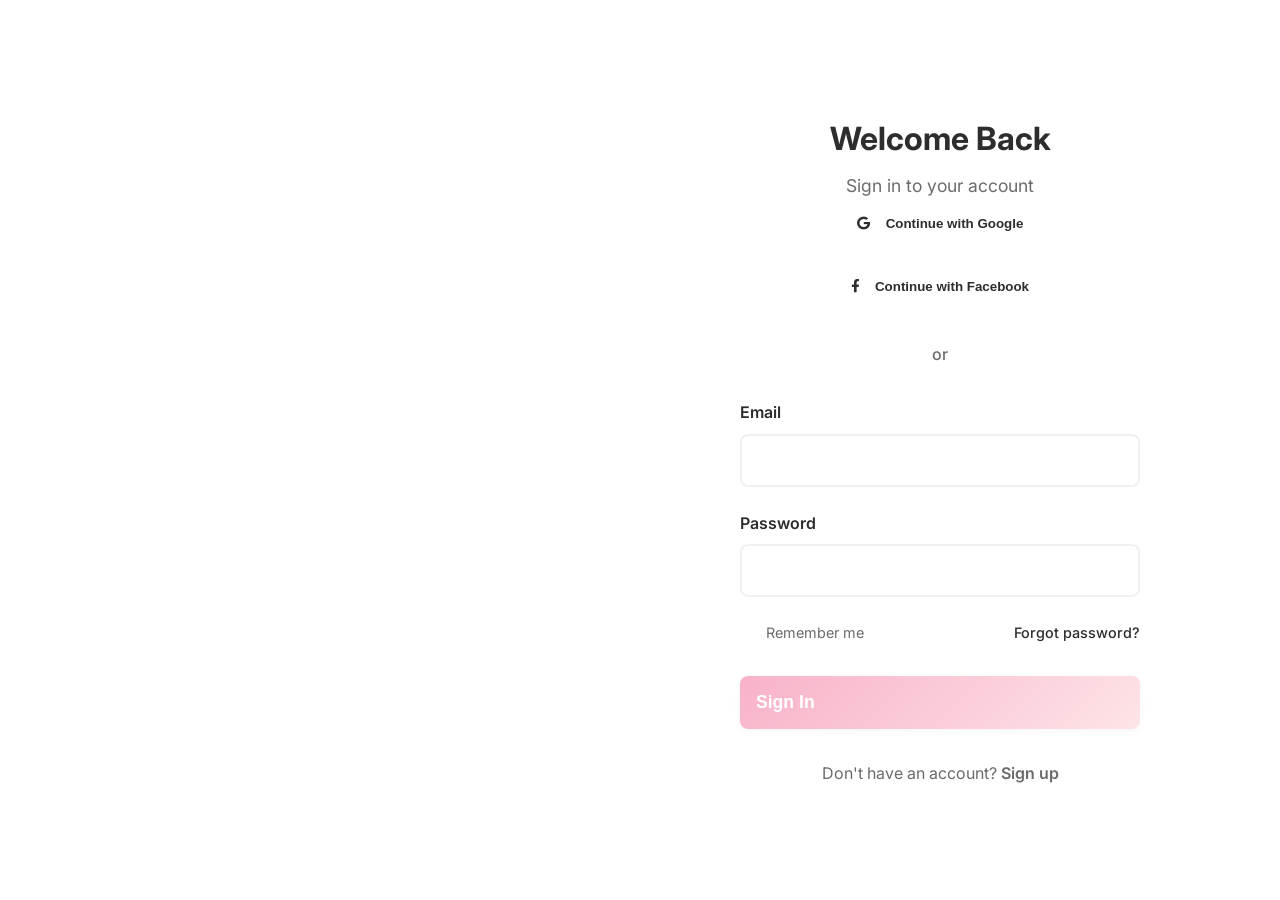
<file: auth.html>
<!DOCTYPE html>
<html lang="en">
<head>
    <meta charset="UTF-8">
    <meta name="viewport" content="width=device-width, initial-scale=1.0">
    <title>Sign In - Aesthetic</title>
    <link href="https://fonts.googleapis.com/css2?family=Inter:wght@300;400;500;600;700&family=Lora:wght@400;500;600&display=swap" rel="stylesheet">
    <link rel="stylesheet" href="styles.css">
    <link rel="stylesheet" href="https://cdnjs.cloudflare.com/ajax/libs/font-awesome/6.0.0/css/all.min.css">
</head>
<body class="auth-body">
    <div class="auth-container">
        <div class="auth-left">
            <div class="auth-branding">
                <div class="logo-large">
                    <i class="fas fa-heart"></i>
                    <span>Aesthetic</span>
                </div>
                <h1>Discover Beautiful Moments</h1>
                <p>Join our community of creative souls sharing inspiration and aesthetic vibes from around the world.</p>
                <div class="auth-features">
                    <div class="feature-item">
                        <i class="fas fa-images"></i>
                        <span>Discover millions of beautiful images</span>
                    </div>
                    <div class="feature-item">
                        <i class="fas fa-bookmark"></i>
                        <span>Save your favorite pins to collections</span>
                    </div>
                    <div class="feature-item">
                        <i class="fas fa-users"></i>
                        <span>Connect with creative people</span>
                    </div>
                    <div class="feature-item">
                        <i class="fas fa-share-alt"></i>
                        <span>Share your own inspiration</span>
                    </div>
                </div>
            </div>
        </div>

        <div class="auth-right">
            <div class="auth-forms">
                <!-- Sign In Form -->
                <div class="auth-form active" id="signin-form">
                    <div class="form-header">
                        <h2>Welcome Back</h2>
                        <p>Sign in to your account</p>
                    </div>

                    <div class="social-auth">
                        <button class="social-btn google-btn" onclick="signInWithGoogle()">
                            <i class="fab fa-google"></i>
                            Continue with Google
                        </button>
                        <button class="social-btn facebook-btn" onclick="signInWithFacebook()">
                            <i class="fab fa-facebook-f"></i>
                            Continue with Facebook
                        </button>
                    </div>

                    <div class="divider">
                        <span>or</span>
                    </div>

                    <form id="signin-form-element">
                        <div class="form-group">
                            <label for="signin-email">Email</label>
                            <input type="email" id="signin-email" name="email" class="form-input" required>
                        </div>
                        <div class="form-group">
                            <label for="signin-password">Password</label>
                            <input type="password" id="signin-password" name="password" class="form-input" required>
                        </div>
                        <div class="form-options">
                            <label class="remember-me">
                                <input type="checkbox" name="remember">
                                <span class="checkmark"></span>
                                Remember me
                            </label>
                            <a href="#" class="forgot-password" onclick="showForgotPassword()">Forgot password?</a>
                        </div>
                        <button type="submit" class="btn btn-primary btn-full">Sign In</button>
                    </form>

                    <div class="form-footer">
                        <p>Don't have an account? <a href="#" onclick="showSignUp()">Sign up</a></p>
                    </div>
                </div>

                <!-- Sign Up Form -->
                <div class="auth-form" id="signup-form">
                    <div class="form-header">
                        <h2>Create Account</h2>
                        <p>Join the Aesthetic community</p>
                    </div>

                    <div class="social-auth">
                        <button class="social-btn google-btn" onclick="signUpWithGoogle()">
                            <i class="fab fa-google"></i>
                            Continue with Google
                        </button>
                        <button class="social-btn facebook-btn" onclick="signUpWithFacebook()">
                            <i class="fab fa-facebook-f"></i>
                            Continue with Facebook
                        </button>
                    </div>

                    <div class="divider">
                        <span>or</span>
                    </div>

                    <form id="signup-form-element">
                        <div class="form-group">
                            <label for="signup-name">Full Name</label>
                            <input type="text" id="signup-name" name="name" class="form-input" required>
                        </div>
                        <div class="form-group">
                            <label for="signup-email">Email</label>
                            <input type="email" id="signup-email" name="email" class="form-input" required>
                        </div>
                        <div class="form-group">
                            <label for="signup-password">Password</label>
                            <input type="password" id="signup-password" name="password" class="form-input" required>
                            <small class="form-help">Must be at least 8 characters</small>
                        </div>
                        <div class="form-group">
                            <label for="signup-confirm-password">Confirm Password</label>
                            <input type="password" id="signup-confirm-password" name="confirmPassword" class="form-input" required>
                        </div>
                        <div class="form-group">
                            <label class="terms-checkbox">
                                <input type="checkbox" name="terms" required>
                                <span class="checkmark"></span>
                                I agree to the <a href="#" class="terms-link">Terms of Service</a> and <a href="#" class="terms-link">Privacy Policy</a>
                            </label>
                        </div>
                        <button type="submit" class="btn btn-primary btn-full">Create Account</button>
                    </form>

                    <div class="form-footer">
                        <p>Already have an account? <a href="#" onclick="showSignIn()">Sign in</a></p>
                    </div>
                </div>

                <!-- Forgot Password Form -->
                <div class="auth-form" id="forgot-form">
                    <div class="form-header">
                        <h2>Reset Password</h2>
                        <p>Enter your email to reset your password</p>
                    </div>

                    <form id="forgot-form-element">
                        <div class="form-group">
                            <label for="forgot-email">Email</label>
                            <input type="email" id="forgot-email" name="email" class="form-input" required>
                        </div>
                        <button type="submit" class="btn btn-primary btn-full">Send Reset Link</button>
                    </form>

                    <div class="form-footer">
                        <p><a href="#" onclick="showSignIn()">Back to Sign In</a></p>
                    </div>
                </div>

                <!-- Success Message -->
                <div class="auth-form" id="success-form">
                    <div class="success-message">
                        <i class="fas fa-check-circle"></i>
                        <h2>Check Your Email</h2>
                        <p>We've sent a password reset link to your email address.</p>
                        <button class="btn btn-primary" onclick="showSignIn()">Back to Sign In</button>
                    </div>
                </div>
            </div>
        </div>
    </div>

    <script src="script.js"></script>
    <script>
        // Auth page specific JavaScript
        document.addEventListener('DOMContentLoaded', function() {
            initializeAuthPage();
        });

        function initializeAuthPage() {
            // Initialize event listeners
            initializeAuthListeners();
            
            // Initialize theme based on system preference
            initializeAuthTheme();
            
            // Check if user is already logged in
            checkAuthState();
        }

        function initializeAuthListeners() {
            // Form submissions
            document.getElementById('signin-form-element').addEventListener('submit', handleSignIn);
            document.getElementById('signup-form-element').addEventListener('submit', handleSignUp);
            document.getElementById('forgot-form-element').addEventListener('submit', handleForgotPassword);
            
            // Password validation
            document.getElementById('signup-password').addEventListener('input', validatePassword);
            document.getElementById('signup-confirm-password').addEventListener('input', validatePasswordMatch);
        }

        function initializeAuthTheme() {
            const savedTheme = localStorage.getItem('theme');
            const systemTheme = window.matchMedia('(prefers-color-scheme: dark)').matches ? 'dark' : 'light';
            const theme = savedTheme || systemTheme;
            document.documentElement.setAttribute('data-theme', theme);
        }

        function checkAuthState() {
            const isLoggedIn = localStorage.getItem('isLoggedIn');
            if (isLoggedIn === 'true') {
                window.location.href = 'index.html';
            }
        }

        function showSignIn() {
            hideAllForms();
            document.getElementById('signin-form').classList.add('active');
            document.title = 'Sign In - Aesthetic';
        }

        function showSignUp() {
            hideAllForms();
            document.getElementById('signup-form').classList.add('active');
            document.title = 'Sign Up - Aesthetic';
        }

        function showForgotPassword() {
            hideAllForms();
            document.getElementById('forgot-form').classList.add('active');
            document.title = 'Reset Password - Aesthetic';
        }

        function showSuccess() {
            hideAllForms();
            document.getElementById('success-form').classList.add('active');
            document.title = 'Check Your Email - Aesthetic';
        }

        function hideAllForms() {
            document.querySelectorAll('.auth-form').forEach(form => {
                form.classList.remove('active');
            });
        }

        function handleSignIn(event) {
            event.preventDefault();
            const formData = new FormData(event.target);
            const email = formData.get('email');
            const password = formData.get('password');
            const remember = formData.get('remember');
            
            // Simple validation
            if (!email || !password) {
                showNotification('Please fill in all fields', 'error');
                return;
            }
            
            // Simulate authentication
            setTimeout(() => {
                // Save user session
                localStorage.setItem('isLoggedIn', 'true');
                localStorage.setItem('userEmail', email);
                
                if (remember) {
                    localStorage.setItem('rememberMe', 'true');
                }
                
                // Initialize user data
                const userData = {
                    name: email.split('@')[0],
                    email: email,
                    bio: 'Creative soul sharing beautiful moments and inspiration ✨',
                    joinDate: new Date().toISOString(),
                    pinsCount: 0,
                    followersCount: 0,
                    followingCount: 0
                };
                localStorage.setItem('userData', JSON.stringify(userData));
                
                showNotification('Welcome back!', 'success');
                
                // Redirect to home page
                setTimeout(() => {
                    window.location.href = 'index.html';
                }, 1000);
            }, 1000);
        }

        function handleSignUp(event) {
            event.preventDefault();
            const formData = new FormData(event.target);
            const name = formData.get('name');
            const email = formData.get('email');
            const password = formData.get('password');
            const confirmPassword = formData.get('confirmPassword');
            const terms = formData.get('terms');
            
            // Validation
            if (!name || !email || !password || !confirmPassword) {
                showNotification('Please fill in all fields', 'error');
                return;
            }
            
            if (password !== confirmPassword) {
                showNotification('Passwords do not match', 'error');
                return;
            }
            
            if (password.length < 8) {
                showNotification('Password must be at least 8 characters', 'error');
                return;
            }
            
            if (!terms) {
                showNotification('Please accept the terms and privacy policy', 'error');
                return;
            }
            
            // Simulate registration
            setTimeout(() => {
                // Save user session
                localStorage.setItem('isLoggedIn', 'true');
                localStorage.setItem('userEmail', email);
                
                // Initialize user data
                const userData = {
                    name: name,
                    email: email,
                    bio: 'Creative soul sharing beautiful moments and inspiration ✨',
                    joinDate: new Date().toISOString(),
                    pinsCount: 0,
                    followersCount: 0,
                    followingCount: 0
                };
                localStorage.setItem('userData', JSON.stringify(userData));
                
                showNotification('Account created successfully!', 'success');
                
                // Redirect to home page
                setTimeout(() => {
                    window.location.href = 'index.html';
                }, 1000);
            }, 1000);
        }

        function handleForgotPassword(event) {
            event.preventDefault();
            const formData = new FormData(event.target);
            const email = formData.get('email');
            
            if (!email) {
                showNotification('Please enter your email address', 'error');
                return;
            }
            
            // Simulate sending reset email
            setTimeout(() => {
                showSuccess();
                showNotification('Reset link sent to your email', 'success');
            }, 1000);
        }

        function validatePassword() {
            const password = document.getElementById('signup-password').value;
            const passwordField = document.getElementById('signup-password');
            
            if (password.length < 8) {
                passwordField.classList.add('error');
            } else {
                passwordField.classList.remove('error');
            }
        }

        function validatePasswordMatch() {
            const password = document.getElementById('signup-password').value;
            const confirmPassword = document.getElementById('signup-confirm-password').value;
            const confirmField = document.getElementById('signup-confirm-password');
            
            if (password !== confirmPassword) {
                confirmField.classList.add('error');
            } else {
                confirmField.classList.remove('error');
            }
        }

        function signInWithGoogle() {
            showNotification('Google Sign In is not implemented in this demo', 'info');
        }

        function signInWithFacebook() {
            showNotification('Facebook Sign In is not implemented in this demo', 'info');
        }

        function signUpWithGoogle() {
            showNotification('Google Sign Up is not implemented in this demo', 'info');
        }

        function signUpWithFacebook() {
            showNotification('Facebook Sign Up is not implemented in this demo', 'info');
        }

        // Show notification function
        function showNotification(message, type = 'info') {
            // Create notification element
            const notification = document.createElement('div');
            notification.className = `auth-notification ${type}`;
            notification.style.cssText = `
                position: fixed;
                top: 20px;
                right: 20px;
                background: ${type === 'error' ? '#f44336' : type === 'success' ? '#4caf50' : '#FFB7C5'};
                color: white;
                padding: 1rem 1.5rem;
                border-radius: 0.75rem;
                box-shadow: 0 10px 15px rgba(0, 0, 0, 0.1);
                z-index: 10000;
                transform: translateX(100%);
                transition: transform 0.3s ease;
                max-width: 300px;
                font-weight: 500;
            `;
            
            notification.textContent = message;
            document.body.appendChild(notification);
            
            // Animate in
            setTimeout(() => {
                notification.style.transform = 'translateX(0)';
            }, 100);
            
            // Remove after 3 seconds
            setTimeout(() => {
                notification.style.transform = 'translateX(100%)';
                setTimeout(() => {
                    if (document.body.contains(notification)) {
                        document.body.removeChild(notification);
                    }
                }, 300);
            }, 3000);
        }
    </script>

    <style>
        /* Auth page specific styles */
        .auth-body {
            margin: 0;
            padding: 0;
            background: linear-gradient(135deg, var(--primary-pink), var(--accent-rose));
            min-height: 100vh;
            display: flex;
            align-items: center;
            justify-content: center;
        }

        .auth-container {
            display: grid;
            grid-template-columns: 1fr 1fr;
            max-width: 1200px;
            width: 100%;
            min-height: 80vh;
            background: var(--white);
            border-radius: var(--radius-2xl);
            box-shadow: var(--shadow-xl);
            overflow: hidden;
            margin: var(--spacing-lg);
        }

        .auth-left {
            background: linear-gradient(135deg, var(--primary-pink), var(--accent-rose));
            color: white;
            padding: var(--spacing-2xl);
            display: flex;
            flex-direction: column;
            justify-content: center;
            position: relative;
        }

        .auth-left::before {
            content: '';
            position: absolute;
            top: 0;
            left: 0;
            right: 0;
            bottom: 0;
            background: url('data:image/svg+xml,<svg xmlns="http://www.w3.org/2000/svg" viewBox="0 0 100 100"><defs><pattern id="grain" width="100" height="100" patternUnits="userSpaceOnUse"><circle cx="25" cy="25" r="1" fill="white" opacity="0.1"/><circle cx="75" cy="75" r="1" fill="white" opacity="0.1"/><circle cx="50" cy="10" r="1" fill="white" opacity="0.1"/><circle cx="10" cy="50" r="1" fill="white" opacity="0.1"/><circle cx="90" cy="30" r="1" fill="white" opacity="0.1"/></pattern></defs><rect width="100" height="100" fill="url(%23grain)"/></svg>');
            opacity: 0.3;
        }

        .auth-branding {
            position: relative;
            z-index: 1;
        }

        .logo-large {
            display: flex;
            align-items: center;
            gap: var(--spacing-md);
            font-size: 2rem;
            font-weight: 700;
            margin-bottom: var(--spacing-xl);
        }

        .logo-large i {
            font-size: 2.5rem;
        }

        .auth-left h1 {
            font-size: 2.5rem;
            font-weight: 700;
            margin-bottom: var(--spacing-lg);
            line-height: 1.2;
        }

        .auth-left p {
            font-size: 1.2rem;
            margin-bottom: var(--spacing-2xl);
            opacity: 0.9;
            line-height: 1.6;
        }

        .auth-features {
            display: flex;
            flex-direction: column;
            gap: var(--spacing-lg);
        }

        .feature-item {
            display: flex;
            align-items: center;
            gap: var(--spacing-md);
            font-size: 1.1rem;
            font-weight: 500;
        }

        .feature-item i {
            font-size: 1.3rem;
            opacity: 0.8;
        }

        .auth-right {
            padding: var(--spacing-2xl);
            display: flex;
            align-items: center;
            justify-content: center;
        }

        .auth-forms {
            width: 100%;
            max-width: 400px;
        }

        .auth-form {
            display: none;
        }

        .auth-form.active {
            display: block;
            animation: fadeIn 0.5s ease-out;
        }

        .form-header {
            text-align: center;
            margin-bottom: var(--spacing-2xl);
        }

        .form-header h2 {
            font-size: 2rem;
            font-weight: 700;
            color: var(--text-primary);
            margin-bottom: var(--spacing-sm);
        }

        .form-header p {
            color: var(--text-secondary);
            font-size: 1.1rem;
        }

        .social-auth {
            display: flex;
            flex-direction: column;
            gap: var(--spacing-md);
            margin-bottom: var(--spacing-xl);
        }

        .social-btn {
            display: flex;
            align-items: center;
            justify-content: center;
            gap: var(--spacing-md);
            padding: var(--spacing-md);
            border: 2px solid var(--gray);
            border-radius: var(--radius-lg);
            background: var(--white);
            color: var(--text-primary);
            font-weight: 600;
            cursor: pointer;
            transition: var(--transition-fast);
        }

        .social-btn:hover {
            background: var(--light-gray);
        }

        .google-btn {
            border-color: #db4437;
        }

        .google-btn:hover {
            background: #db4437;
            color: white;
        }

        .facebook-btn {
            border-color: #4267B2;
        }

        .facebook-btn:hover {
            background: #4267B2;
            color: white;
        }

        .divider {
            position: relative;
            text-align: center;
            margin: var(--spacing-xl) 0;
        }

        .divider::before {
            content: '';
            position: absolute;
            top: 50%;
            left: 0;
            right: 0;
            height: 1px;
            background: var(--gray);
        }

        .divider span {
            background: var(--white);
            padding: 0 var(--spacing-lg);
            color: var(--text-secondary);
            font-weight: 500;
        }

        .form-group {
            margin-bottom: var(--spacing-lg);
        }

        .form-group label {
            display: block;
            margin-bottom: var(--spacing-sm);
            font-weight: 600;
            color: var(--text-primary);
        }

        .form-input {
            width: 100%;
            padding: var(--spacing-md);
            border: 2px solid var(--gray);
            border-radius: var(--radius-md);
            font-size: 1rem;
            transition: var(--transition-fast);
        }

        .form-input:focus {
            outline: none;
            border-color: var(--primary-pink);
            box-shadow: 0 0 0 3px rgba(255, 183, 197, 0.1);
        }

        .form-input.error {
            border-color: #f44336;
        }

        .form-help {
            display: block;
            margin-top: var(--spacing-sm);
            font-size: 0.9rem;
            color: var(--text-light);
        }

        .form-options {
            display: flex;
            justify-content: space-between;
            align-items: center;
            margin-bottom: var(--spacing-xl);
        }

        .remember-me {
            display: flex;
            align-items: center;
            gap: var(--spacing-sm);
            font-size: 0.9rem;
            color: var(--text-secondary);
            cursor: pointer;
        }

        .remember-me input[type="checkbox"] {
            display: none;
        }

        .checkmark {
            width: 18px;
            height: 18px;
            border: 2px solid var(--gray);
            border-radius: var(--radius-sm);
            display: flex;
            align-items: center;
            justify-content: center;
            transition: var(--transition-fast);
        }

        .remember-me input[type="checkbox"]:checked + .checkmark {
            background: var(--primary-pink);
            border-color: var(--primary-pink);
        }

        .remember-me input[type="checkbox"]:checked + .checkmark::after {
            content: '✓';
            color: white;
            font-size: 0.8rem;
            font-weight: bold;
        }

        .forgot-password {
            color: var(--primary-pink);
            text-decoration: none;
            font-size: 0.9rem;
            font-weight: 500;
            transition: var(--transition-fast);
        }

        .forgot-password:hover {
            text-decoration: underline;
        }

        .btn-full {
            width: 100%;
            padding: var(--spacing-md);
            font-size: 1.1rem;
            font-weight: 600;
        }

        .form-footer {
            text-align: center;
            margin-top: var(--spacing-xl);
        }

        .form-footer p {
            color: var(--text-secondary);
            margin: 0;
        }

        .form-footer a {
            color: var(--primary-pink);
            text-decoration: none;
            font-weight: 600;
            transition: var(--transition-fast);
        }

        .form-footer a:hover {
            text-decoration: underline;
        }

        .terms-checkbox {
            display: flex;
            align-items: flex-start;
            gap: var(--spacing-sm);
            font-size: 0.9rem;
            color: var(--text-secondary);
            cursor: pointer;
            line-height: 1.5;
        }

        .terms-checkbox input[type="checkbox"] {
            display: none;
        }

        .terms-checkbox .checkmark {
            margin-top: 2px;
            flex-shrink: 0;
        }

        .terms-link {
            color: var(--primary-pink);
            text-decoration: none;
            font-weight: 500;
        }

        .terms-link:hover {
            text-decoration: underline;
        }

        .success-message {
            text-align: center;
            padding: var(--spacing-2xl);
        }

        .success-message i {
            font-size: 4rem;
            color: #4caf50;
            margin-bottom: var(--spacing-lg);
        }

        .success-message h2 {
            font-size: 2rem;
            font-weight: 700;
            color: var(--text-primary);
            margin-bottom: var(--spacing-md);
        }

        .success-message p {
            color: var(--text-secondary);
            font-size: 1.1rem;
            margin-bottom: var(--spacing-2xl);
        }

        @keyframes fadeIn {
            from {
                opacity: 0;
                transform: translateY(20px);
            }
            to {
                opacity: 1;
                transform: translateY(0);
            }
        }

        @media (max-width: 768px) {
            .auth-container {
                grid-template-columns: 1fr;
                margin: var(--spacing-md);
                min-height: 90vh;
            }

            .auth-left {
                padding: var(--spacing-xl);
                text-align: center;
            }

            .auth-left h1 {
                font-size: 2rem;
            }

            .auth-left p {
                font-size: 1rem;
            }

            .feature-item {
                justify-content: center;
            }

            .auth-right {
                padding: var(--spacing-xl);
            }

            .form-options {
                flex-direction: column;
                gap: var(--spacing-md);
                align-items: flex-start;
            }

            .social-auth {
                gap: var(--spacing-sm);
            }

            .social-btn {
                padding: var(--spacing-sm);
                font-size: 0.9rem;
            }
        }

        @media (max-width: 480px) {
            .auth-container {
                margin: var(--spacing-sm);
            }

            .auth-left {
                padding: var(--spacing-lg);
            }

            .auth-right {
                padding: var(--spacing-lg);
            }

            .logo-large {
                font-size: 1.5rem;
            }

            .logo-large i {
                font-size: 2rem;
            }

            .auth-left h1 {
                font-size: 1.8rem;
            }

            .form-header h2 {
                font-size: 1.5rem;
            }
        }
    </style>
</body>
</html>
</file>
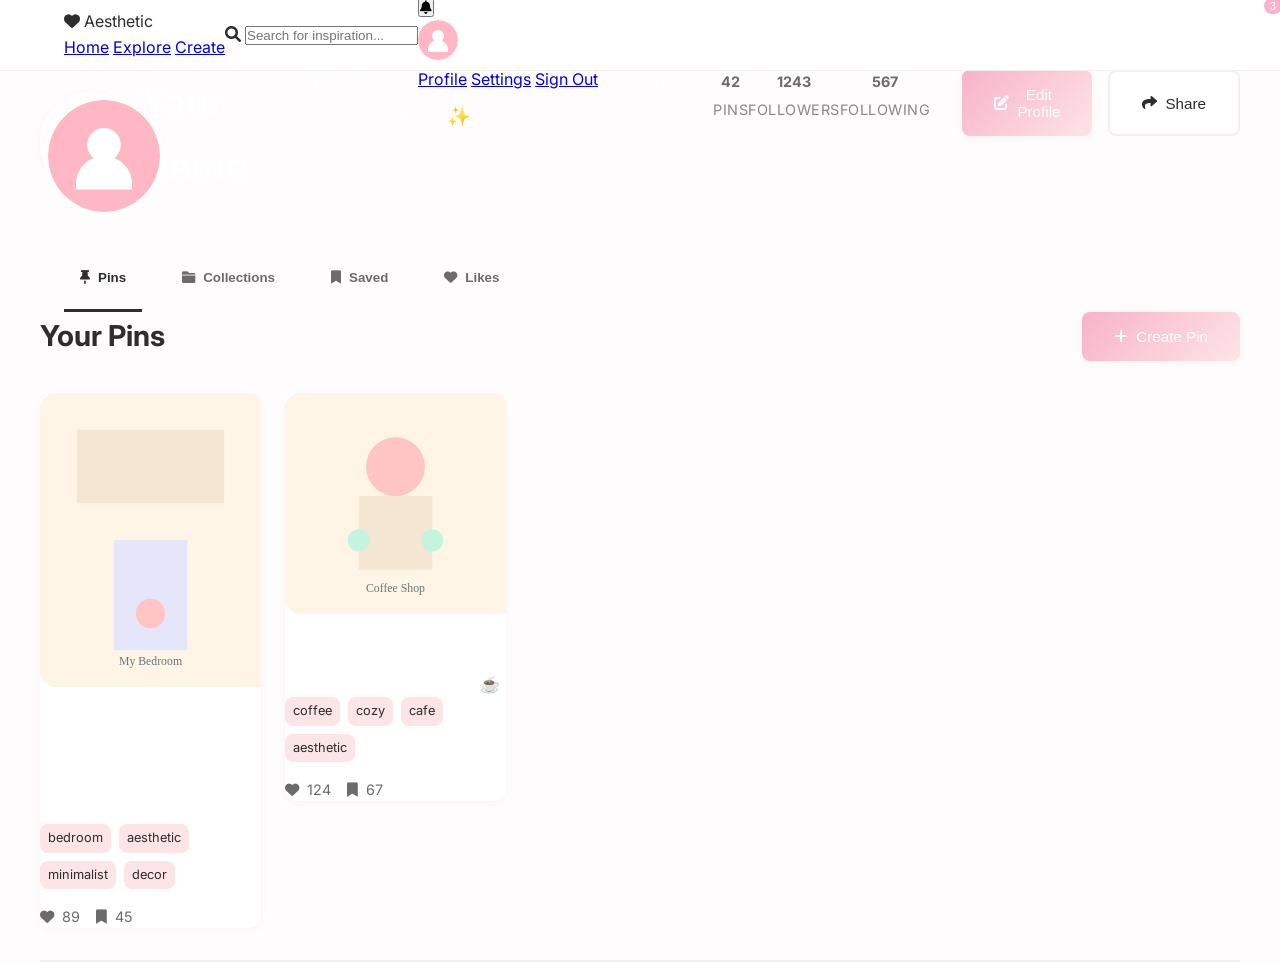
<file: profile.html>
<!DOCTYPE html>
<html lang="en">
<head>
    <meta charset="UTF-8">
    <meta name="viewport" content="width=device-width, initial-scale=1.0">
    <title>Profile - Aesthetic</title>
    <link href="https://fonts.googleapis.com/css2?family=Inter:wght@300;400;500;600;700&family=Lora:wght@400;500;600&display=swap" rel="stylesheet">
    <link rel="stylesheet" href="styles.css">
    <link rel="stylesheet" href="https://cdnjs.cloudflare.com/ajax/libs/font-awesome/6.0.0/css/all.min.css">
</head>
<body>
    <!-- Navigation -->
    <nav class="navbar">
        <div class="nav-container">
            <div class="nav-left">
                <div class="logo">
                    <i class="fas fa-heart"></i>
                    <span>Aesthetic</span>
                </div>
                <div class="nav-links">
                    <a href="index.html" class="nav-link">Home</a>
                    <a href="search.html" class="nav-link">Explore</a>
                    <a href="upload.html" class="nav-link">Create</a>
                </div>
            </div>
            <div class="nav-center">
                <div class="search-container">
                    <i class="fas fa-search"></i>
                    <input type="text" placeholder="Search for inspiration..." class="search-input">
                </div>
            </div>
            <div class="nav-right">
                <button class="theme-toggle" onclick="toggleTheme()">
                    <i class="fas fa-moon"></i>
                </button>
                <button class="notification-btn">
                    <i class="fas fa-bell"></i>
                    <span class="notification-count">3</span>
                </button>
                <div class="profile-menu">
                    <img src="[data-uri]" alt="Profile" class="profile-avatar">
                    <div class="dropdown-menu">
                        <a href="profile.html">Profile</a>
                        <a href="settings.html">Settings</a>
                        <a href="auth.html">Sign Out</a>
                    </div>
                </div>
            </div>
        </div>
    </nav>

    <!-- Profile Content -->
    <main class="profile-content">
        <!-- Profile Header -->
        <div class="profile-header">
            <div class="profile-header-container">
                <div class="profile-avatar-large">
                    <img src="[data-uri]" alt="Profile Avatar" id="profile-avatar">
                    <button class="edit-avatar-btn">
                        <i class="fas fa-camera"></i>
                    </button>
                </div>
                
                <div class="profile-info">
                    <h1 id="profile-name">Your Name</h1>
                    <p id="profile-bio">Creative soul sharing beautiful moments and inspiration ✨</p>
                    <div class="profile-stats">
                        <div class="stat">
                            <span class="stat-number" id="pins-count">42</span>
                            <span class="stat-label">Pins</span>
                        </div>
                        <div class="stat">
                            <span class="stat-number" id="followers-count">1,243</span>
                            <span class="stat-label">Followers</span>
                        </div>
                        <div class="stat">
                            <span class="stat-number" id="following-count">567</span>
                            <span class="stat-label">Following</span>
                        </div>
                    </div>
                    <div class="profile-actions">
                        <button class="btn btn-primary" onclick="openEditProfileModal()">
                            <i class="fas fa-edit"></i>
                            Edit Profile
                        </button>
                        <button class="btn btn-secondary" onclick="shareProfile()">
                            <i class="fas fa-share"></i>
                            Share
                        </button>
                    </div>
                </div>
            </div>
        </div>

        <!-- Profile Navigation -->
        <div class="profile-nav">
            <div class="profile-nav-container">
                <button class="profile-nav-btn active" data-tab="pins">
                    <i class="fas fa-thumbtack"></i>
                    Pins
                </button>
                <button class="profile-nav-btn" data-tab="collections">
                    <i class="fas fa-folder"></i>
                    Collections
                </button>
                <button class="profile-nav-btn" data-tab="saved">
                    <i class="fas fa-bookmark"></i>
                    Saved
                </button>
                <button class="profile-nav-btn" data-tab="likes">
                    <i class="fas fa-heart"></i>
                    Likes
                </button>
            </div>
        </div>

        <!-- Profile Content Tabs -->
        <div class="profile-tabs">
            <!-- Pins Tab -->
            <div class="profile-tab-content active" id="pins-tab">
                <div class="tab-header">
                    <h2>Your Pins</h2>
                    <button class="btn btn-primary" onclick="window.location.href='upload.html'">
                        <i class="fas fa-plus"></i>
                        Create Pin
                    </button>
                </div>
                <div class="masonry-container" id="user-pins">
                    <!-- User pins will be loaded here -->
                </div>
            </div>

            <!-- Collections Tab -->
            <div class="profile-tab-content" id="collections-tab">
                <div class="tab-header">
                    <h2>Your Collections</h2>
                    <button class="btn btn-primary" onclick="openCreateCollectionModal()">
                        <i class="fas fa-plus"></i>
                        New Collection
                    </button>
                </div>
                <div class="collections-grid" id="user-collections">
                    <!-- User collections will be loaded here -->
                </div>
            </div>

            <!-- Saved Tab -->
            <div class="profile-tab-content" id="saved-tab">
                <div class="tab-header">
                    <h2>Saved Pins</h2>
                    <span class="tab-subtitle">Pins you've saved for later</span>
                </div>
                <div class="masonry-container" id="saved-pins">
                    <!-- Saved pins will be loaded here -->
                </div>
            </div>

            <!-- Likes Tab -->
            <div class="profile-tab-content" id="likes-tab">
                <div class="tab-header">
                    <h2>Liked Pins</h2>
                    <span class="tab-subtitle">Pins you've liked</span>
                </div>
                <div class="masonry-container" id="liked-pins">
                    <!-- Liked pins will be loaded here -->
                </div>
            </div>
        </div>
    </main>

    <!-- Edit Profile Modal -->
    <div class="modal" id="edit-profile-modal">
        <div class="modal-content">
            <span class="close-btn" onclick="closeEditProfileModal()">&times;</span>
            <div class="modal-header">
                <h3>Edit Profile</h3>
            </div>
            <div class="modal-body">
                <form id="edit-profile-form">
                    <div class="form-group">
                        <label for="edit-name">Name</label>
                        <input type="text" id="edit-name" name="name" class="form-input" value="Your Name">
                    </div>
                    <div class="form-group">
                        <label for="edit-bio">Bio</label>
                        <textarea id="edit-bio" name="bio" class="form-textarea" rows="4">Creative soul sharing beautiful moments and inspiration ✨</textarea>
                    </div>
                    <div class="form-group">
                        <label for="edit-website">Website</label>
                        <input type="url" id="edit-website" name="website" class="form-input" placeholder="https://yourwebsite.com">
                    </div>
                    <div class="form-group">
                        <label for="edit-location">Location</label>
                        <input type="text" id="edit-location" name="location" class="form-input" placeholder="Your location">
                    </div>
                    <div class="form-actions">
                        <button type="button" class="btn btn-secondary" onclick="closeEditProfileModal()">Cancel</button>
                        <button type="submit" class="btn btn-primary">Save Changes</button>
                    </div>
                </form>
            </div>
        </div>
    </div>

    <!-- Create Collection Modal -->
    <div class="modal" id="create-collection-modal">
        <div class="modal-content">
            <span class="close-btn" onclick="closeCreateCollectionModal()">&times;</span>
            <div class="modal-header">
                <h3>Create New Collection</h3>
            </div>
            <div class="modal-body">
                <form id="create-collection-form">
                    <div class="form-group">
                        <label for="collection-name">Collection Name</label>
                        <input type="text" id="collection-name" name="name" class="form-input" placeholder="Enter collection name" required>
                    </div>
                    <div class="form-group">
                        <label for="collection-description">Description</label>
                        <textarea id="collection-description" name="description" class="form-textarea" rows="3" placeholder="Describe your collection..."></textarea>
                    </div>
                    <div class="form-group">
                        <label class="checkbox-label">
                            <input type="checkbox" id="collection-private" name="private">
                            <span class="checkmark"></span>
                            Keep this collection private
                        </label>
                    </div>
                    <div class="form-actions">
                        <button type="button" class="btn btn-secondary" onclick="closeCreateCollectionModal()">Cancel</button>
                        <button type="submit" class="btn btn-primary">Create Collection</button>
                    </div>
                </form>
            </div>
        </div>
    </div>

    <script src="script.js"></script>
    <script>
        // Profile page specific JavaScript
        document.addEventListener('DOMContentLoaded', function() {
            initializeProfilePage();
        });

        function initializeProfilePage() {
            // Load user profile data
            loadUserProfile();
            
            // Initialize tab navigation
            initializeProfileTabs();
            
            // Load initial content
            loadUserPins();
            
            // Initialize event listeners
            initializeProfileListeners();
        }

        function initializeProfileListeners() {
            // Profile tabs
            document.querySelectorAll('.profile-nav-btn').forEach(btn => {
                btn.addEventListener('click', function() {
                    const tabName = this.dataset.tab;
                    switchProfileTab(tabName);
                });
            });

            // Edit profile form
            document.getElementById('edit-profile-form').addEventListener('submit', function(e) {
                e.preventDefault();
                saveProfileChanges();
            });

            // Create collection form
            document.getElementById('create-collection-form').addEventListener('submit', function(e) {
                e.preventDefault();
                createNewCollection();
            });
        }

        function loadUserProfile() {
            // Load user data from localStorage or API
            const userData = JSON.parse(localStorage.getItem('userData')) || {
                name: 'Your Name',
                bio: 'Creative soul sharing beautiful moments and inspiration ✨',
                website: '',
                location: '',
                pinsCount: 42,
                followersCount: 1243,
                followingCount: 567
            };

            document.getElementById('profile-name').textContent = userData.name;
            document.getElementById('profile-bio').textContent = userData.bio;
            document.getElementById('pins-count').textContent = userData.pinsCount;
            document.getElementById('followers-count').textContent = userData.followersCount;
            document.getElementById('following-count').textContent = userData.followingCount;

            // Update form values
            document.getElementById('edit-name').value = userData.name;
            document.getElementById('edit-bio').value = userData.bio;
            document.getElementById('edit-website').value = userData.website || '';
            document.getElementById('edit-location').value = userData.location || '';
        }

        function initializeProfileTabs() {
            // Set initial active tab
            switchProfileTab('pins');
        }

        function switchProfileTab(tabName) {
            // Update navigation buttons
            document.querySelectorAll('.profile-nav-btn').forEach(btn => {
                btn.classList.remove('active');
            });
            document.querySelector(`[data-tab="${tabName}"]`).classList.add('active');

            // Update content tabs
            document.querySelectorAll('.profile-tab-content').forEach(tab => {
                tab.classList.remove('active');
            });
            document.getElementById(`${tabName}-tab`).classList.add('active');

            // Load tab content
            switch(tabName) {
                case 'pins':
                    loadUserPins();
                    break;
                case 'collections':
                    loadUserCollections();
                    break;
                case 'saved':
                    loadSavedPins();
                    break;
                case 'likes':
                    loadLikedPins();
                    break;
            }
        }

        function loadUserPins() {
            const container = document.getElementById('user-pins');
            container.innerHTML = '';

            // Get user pins (simulate with sample data)
            const userPins = generateUserPins();
            
            userPins.forEach(pin => {
                const pinElement = createPinElement(pin);
                container.appendChild(pinElement);
            });
        }

        function loadUserCollections() {
            const container = document.getElementById('user-collections');
            container.innerHTML = '';

            // Get user collections
            const collections = generateUserCollections();
            
            collections.forEach(collection => {
                const collectionElement = createCollectionElement(collection);
                container.appendChild(collectionElement);
            });
        }

        function loadSavedPins() {
            const container = document.getElementById('saved-pins');
            container.innerHTML = '';

            const savedPins = JSON.parse(localStorage.getItem('savedPins')) || [];
            const allPins = window.AestheticApp ? window.AestheticApp.pins() : [];
            
            const savedPinData = allPins.filter(pin => savedPins.includes(pin.id));
            
            if (savedPinData.length === 0) {
                container.innerHTML = `
                    <div class="empty-state">
                        <i class="fas fa-bookmark"></i>
                        <h3>No saved pins yet</h3>
                        <p>Save pins you love to find them easily later</p>
                        <button class="btn btn-primary" onclick="window.location.href='index.html'">
                            Explore Pins
                        </button>
                    </div>
                `;
                return;
            }

            savedPinData.forEach(pin => {
                const pinElement = createPinElement(pin);
                container.appendChild(pinElement);
            });
        }

        function loadLikedPins() {
            const container = document.getElementById('liked-pins');
            container.innerHTML = '';

            // Simulate liked pins
            const likedPins = generateLikedPins();
            
            likedPins.forEach(pin => {
                const pinElement = createPinElement(pin);
                container.appendChild(pinElement);
            });
        }

        function generateUserPins() {
            // Generate sample user pins
            return [
                {
                    id: 101,
                    title: "My Aesthetic Bedroom Setup",
                    description: "Finally finished decorating my bedroom with this minimalist aesthetic!",
                    image: "[data-uri]",
                    tags: ['bedroom', 'aesthetic', 'minimalist', 'decor'],
                    category: 'aesthetic',
                    user: {
                        id: 'user123',
                        name: 'You',
                        avatar: '[data-uri]',
                        followers: 1243
                    },
                    likes: 89,
                    saves: 45,
                    sourceUrl: 'https://example.com/my-bedroom'
                },
                {
                    id: 102,
                    title: "Coffee Shop Vibes",
                    description: "Found this cozy corner at my favorite local coffee shop ☕",
                    image: "[data-uri]",
                    tags: ['coffee', 'cozy', 'cafe', 'aesthetic'],
                    category: 'aesthetic',
                    user: {
                        id: 'user123',
                        name: 'You',
                        avatar: '[data-uri]',
                        followers: 1243
                    },
                    likes: 124,
                    saves: 67,
                    sourceUrl: 'https://example.com/coffee-shop'
                }
            ];
        }

        function generateUserCollections() {
            return [
                {
                    id: 1,
                    name: "Dream Home",
                    description: "Interior design inspiration for my future home",
                    pinCount: 23,
                    isPrivate: false,
                    coverImage: "[data-uri]",
                    createdAt: new Date().toISOString()
                },
                {
                    id: 2,
                    name: "Fashion Inspo",
                    description: "Style ideas and outfit inspirations",
                    pinCount: 15,
                    isPrivate: false,
                    coverImage: "[data-uri]",
                    createdAt: new Date().toISOString()
                },
                {
                    id: 3,
                    name: "Travel Bucket List",
                    description: "Places I want to visit someday",
                    pinCount: 31,
                    isPrivate: true,
                    coverImage: "[data-uri]",
                    createdAt: new Date().toISOString()
                }
            ];
        }

        function generateLikedPins() {
            // Return some sample liked pins
            const allPins = window.AestheticApp ? window.AestheticApp.pins() : [];
            return allPins.slice(0, 3);
        }

        function createCollectionElement(collection) {
            const collectionCard = document.createElement('div');
            collectionCard.className = 'collection-card';
            
            collectionCard.innerHTML = `
                <div class="collection-cover">
                    <img src="${collection.coverImage}" alt="${collection.name}">
                    ${collection.isPrivate ? '<i class="fas fa-lock collection-private"></i>' : ''}
                </div>
                <div class="collection-info">
                    <h3>${collection.name}</h3>
                    <p>${collection.description}</p>
                    <span class="collection-count">${collection.pinCount} pins</span>
                </div>
                <div class="collection-actions">
                    <button class="btn btn-sm btn-secondary" onclick="editCollection(${collection.id})">
                        <i class="fas fa-edit"></i>
                    </button>
                    <button class="btn btn-sm btn-secondary" onclick="deleteCollection(${collection.id})">
                        <i class="fas fa-trash"></i>
                    </button>
                </div>
            `;
            
            return collectionCard;
        }

        // Create pin element function (reused from main script)
        function createPinElement(pin) {
            const pinCard = document.createElement('div');
            pinCard.className = 'pin-card fade-in';
            pinCard.setAttribute('data-pin-id', pin.id);
            pinCard.setAttribute('data-category', pin.category);
            
            const savedPins = JSON.parse(localStorage.getItem('savedPins')) || [];
            const isSaved = savedPins.includes(pin.id);
            const saveButtonClass = isSaved ? 'saved' : '';
            
            pinCard.innerHTML = `
                <div class="pin-image-container">
                    <img src="${pin.image}" alt="${pin.title}" class="pin-image">
                    <div class="pin-overlay">
                        <div class="pin-actions">
                            <button class="pin-action save-btn ${saveButtonClass}" onclick="toggleSavePin(${pin.id})">
                                <i class="fas fa-bookmark"></i>
                            </button>
                            <button class="pin-action" onclick="sharePin(${pin.id})">
                                <i class="fas fa-share"></i>
                            </button>
                            <button class="pin-action" onclick="deletePin(${pin.id})">
                                <i class="fas fa-trash"></i>
                            </button>
                        </div>
                    </div>
                </div>
                <div class="pin-info">
                    <h3 class="pin-title">${pin.title}</h3>
                    <p class="pin-description">${pin.description}</p>
                    <div class="pin-tags">
                        ${pin.tags.map(tag => `<span class="pin-tag">${tag}</span>`).join('')}
                    </div>
                    <div class="pin-stats">
                        <span><i class="fas fa-heart"></i> ${pin.likes}</span>
                        <span><i class="fas fa-bookmark"></i> ${pin.saves}</span>
                    </div>
                </div>
            `;
            
            return pinCard;
        }

        // Modal functions
        function openEditProfileModal() {
            document.getElementById('edit-profile-modal').style.display = 'block';
        }

        function closeEditProfileModal() {
            document.getElementById('edit-profile-modal').style.display = 'none';
        }

        function openCreateCollectionModal() {
            document.getElementById('create-collection-modal').style.display = 'block';
        }

        function closeCreateCollectionModal() {
            document.getElementById('create-collection-modal').style.display = 'none';
        }

        function saveProfileChanges() {
            const formData = new FormData(document.getElementById('edit-profile-form'));
            const userData = {
                name: formData.get('name'),
                bio: formData.get('bio'),
                website: formData.get('website'),
                location: formData.get('location'),
                pinsCount: parseInt(document.getElementById('pins-count').textContent),
                followersCount: parseInt(document.getElementById('followers-count').textContent),
                followingCount: parseInt(document.getElementById('following-count').textContent)
            };

            // Save to localStorage
            localStorage.setItem('userData', JSON.stringify(userData));
            
            // Update UI
            document.getElementById('profile-name').textContent = userData.name;
            document.getElementById('profile-bio').textContent = userData.bio;
            
            closeEditProfileModal();
            showNotification('Profile updated successfully!', 'success');
        }

        function createNewCollection() {
            const formData = new FormData(document.getElementById('create-collection-form'));
            const collectionData = {
                id: Date.now(),
                name: formData.get('name'),
                description: formData.get('description'),
                isPrivate: formData.get('private') === 'on',
                pinCount: 0,
                coverImage: "[data-uri]",
                createdAt: new Date().toISOString()
            };

            // Save collection (in real app, this would be an API call)
            const collections = JSON.parse(localStorage.getItem('userCollections')) || [];
            collections.push(collectionData);
            localStorage.setItem('userCollections', JSON.stringify(collections));
            
            // Refresh collections tab
            loadUserCollections();
            
            closeCreateCollectionModal();
            showNotification('Collection created successfully!', 'success');
        }

        function shareProfile() {
            const shareUrl = `${window.location.origin}/profile.html`;
            
            if (navigator.share) {
                navigator.share({
                    title: 'Check out my profile on Aesthetic',
                    url: shareUrl
                });
            } else {
                navigator.clipboard.writeText(shareUrl);
                showNotification('Profile link copied to clipboard!', 'success');
            }
        }

        function deletePin(pinId) {
            if (confirm('Are you sure you want to delete this pin?')) {
                // Remove pin from UI
                const pinElement = document.querySelector(`[data-pin-id="${pinId}"]`);
                if (pinElement) {
                    pinElement.remove();
                }
                showNotification('Pin deleted successfully', 'success');
            }
        }

        function editCollection(collectionId) {
            showNotification('Collection editing feature coming soon!', 'info');
        }

        function deleteCollection(collectionId) {
            if (confirm('Are you sure you want to delete this collection?')) {
                showNotification('Collection deleted successfully', 'success');
                loadUserCollections();
            }
        }

        // Show notification function
        function showNotification(message, type = 'info') {
            if (window.AestheticApp && window.AestheticApp.showNotification) {
                window.AestheticApp.showNotification(message, type);
            } else {
                alert(message);
            }
        }
    </script>

    <style>
        /* Profile page specific styles */
        .profile-content {
            margin-top: 70px;
            min-height: calc(100vh - 70px);
        }

        .profile-header {
            background: linear-gradient(135deg, var(--primary-pink), var(--accent-rose));
            padding: var(--spacing-2xl) var(--spacing-lg);
            color: white;
        }

        .profile-header-container {
            max-width: 1200px;
            margin: 0 auto;
            display: flex;
            align-items: center;
            gap: var(--spacing-2xl);
        }

        .profile-avatar-large {
            position: relative;
            flex-shrink: 0;
        }

        .profile-avatar-large img {
            width: 120px;
            height: 120px;
            border-radius: 50%;
            border: 4px solid white;
            box-shadow: var(--shadow-lg);
        }

        .edit-avatar-btn {
            position: absolute;
            bottom: 0;
            right: 0;
            background: var(--primary-pink);
            color: white;
            border: none;
            width: 40px;
            height: 40px;
            border-radius: 50%;
            cursor: pointer;
            transition: var(--transition-fast);
            box-shadow: var(--shadow-md);
        }

        .edit-avatar-btn:hover {
            background: var(--accent-rose);
            transform: scale(1.1);
        }

        .profile-info h1 {
            font-size: 2.5rem;
            font-weight: 700;
            margin-bottom: var(--spacing-md);
        }

        .profile-info p {
            font-size: 1.2rem;
            margin-bottom: var(--spacing-xl);
            opacity: 0.9;
        }

        .profile-stats {
            display: flex;
            gap: var(--spacing-2xl);
            margin-bottom: var(--spacing-xl);
        }

        .stat {
            text-align: center;
        }

        .stat-number {
            display: block;
            font-size: 2rem;
            font-weight: 700;
            margin-bottom: var(--spacing-xs);
        }

        .stat-label {
            font-size: 0.9rem;
            opacity: 0.8;
            text-transform: uppercase;
            letter-spacing: 0.5px;
        }

        .profile-actions {
            display: flex;
            gap: var(--spacing-md);
        }

        .profile-nav {
            background: var(--white);
            border-bottom: 1px solid var(--gray);
            position: sticky;
            top: 70px;
            z-index: 998;
        }

        .profile-nav-container {
            max-width: 1200px;
            margin: 0 auto;
            display: flex;
            gap: var(--spacing-lg);
            padding: 0 var(--spacing-lg);
        }

        .profile-nav-btn {
            background: none;
            border: none;
            padding: var(--spacing-lg) var(--spacing-md);
            font-weight: 600;
            color: var(--text-secondary);
            cursor: pointer;
            transition: var(--transition-fast);
            display: flex;
            align-items: center;
            gap: var(--spacing-sm);
            border-bottom: 3px solid transparent;
        }

        .profile-nav-btn:hover,
        .profile-nav-btn.active {
            color: var(--primary-pink);
            border-bottom-color: var(--primary-pink);
        }

        .profile-tabs {
            padding: var(--spacing-2xl) var(--spacing-lg);
            max-width: 1200px;
            margin: 0 auto;
        }

        .profile-tab-content {
            display: none;
        }

        .profile-tab-content.active {
            display: block;
        }

        .tab-header {
            display: flex;
            justify-content: space-between;
            align-items: center;
            margin-bottom: var(--spacing-xl);
        }

        .tab-header h2 {
            font-size: 1.8rem;
            font-weight: 700;
            color: var(--text-primary);
        }

        .tab-subtitle {
            color: var(--text-secondary);
            font-size: 0.9rem;
            margin-left: var(--spacing-md);
        }

        .collections-grid {
            display: grid;
            grid-template-columns: repeat(auto-fill, minmax(300px, 1fr));
            gap: var(--spacing-xl);
        }

        .collection-card {
            background: var(--white);
            border-radius: var(--radius-xl);
            box-shadow: var(--shadow-sm);
            overflow: hidden;
            transition: var(--transition-medium);
            position: relative;
        }

        .collection-card:hover {
            transform: translateY(-5px);
            box-shadow: var(--shadow-lg);
        }

        .collection-cover {
            height: 150px;
            overflow: hidden;
            position: relative;
        }

        .collection-cover img {
            width: 100%;
            height: 100%;
            object-fit: cover;
        }

        .collection-private {
            position: absolute;
            top: var(--spacing-md);
            right: var(--spacing-md);
            background: rgba(0, 0, 0, 0.7);
            color: white;
            padding: var(--spacing-sm);
            border-radius: var(--radius-md);
            font-size: 0.8rem;
        }

        .collection-info {
            padding: var(--spacing-lg);
        }

        .collection-info h3 {
            font-size: 1.2rem;
            font-weight: 600;
            margin-bottom: var(--spacing-sm);
            color: var(--text-primary);
        }

        .collection-info p {
            color: var(--text-secondary);
            margin-bottom: var(--spacing-sm);
            font-size: 0.9rem;
        }

        .collection-count {
            color: var(--text-light);
            font-size: 0.8rem;
            font-weight: 500;
        }

        .collection-actions {
            position: absolute;
            top: var(--spacing-md);
            right: var(--spacing-md);
            display: flex;
            gap: var(--spacing-sm);
            opacity: 0;
            transition: var(--transition-fast);
        }

        .collection-card:hover .collection-actions {
            opacity: 1;
        }

        .btn-sm {
            padding: var(--spacing-sm);
            font-size: 0.8rem;
        }

        .empty-state {
            text-align: center;
            padding: var(--spacing-2xl);
            color: var(--text-secondary);
        }

        .empty-state i {
            font-size: 4rem;
            margin-bottom: var(--spacing-lg);
            color: var(--primary-pink);
        }

        .empty-state h3 {
            font-size: 1.5rem;
            margin-bottom: var(--spacing-md);
            color: var(--text-primary);
        }

        .empty-state p {
            margin-bottom: var(--spacing-xl);
        }

        .pin-stats {
            display: flex;
            gap: var(--spacing-md);
            margin-top: var(--spacing-md);
            font-size: 0.9rem;
            color: var(--text-secondary);
        }

        .pin-stats i {
            margin-right: var(--spacing-xs);
        }

        /* Modal styles */
        .modal-header {
            padding: var(--spacing-xl) var(--spacing-xl) 0;
            border-bottom: 1px solid var(--gray);
        }

        .modal-header h3 {
            font-size: 1.5rem;
            font-weight: 700;
            color: var(--text-primary);
            margin-bottom: var(--spacing-lg);
        }

        .form-group {
            margin-bottom: var(--spacing-lg);
        }

        .form-group label {
            display: block;
            margin-bottom: var(--spacing-sm);
            font-weight: 600;
            color: var(--text-primary);
        }

        .form-input, .form-textarea {
            width: 100%;
            padding: var(--spacing-md);
            border: 2px solid var(--gray);
            border-radius: var(--radius-md);
            font-size: 1rem;
            transition: var(--transition-fast);
        }

        .form-input:focus, .form-textarea:focus {
            outline: none;
            border-color: var(--primary-pink);
            box-shadow: 0 0 0 3px rgba(255, 183, 197, 0.1);
        }

        .checkbox-label {
            display: flex;
            align-items: center;
            gap: var(--spacing-sm);
            cursor: pointer;
        }

        .checkbox-label input[type="checkbox"] {
            width: auto;
            margin: 0;
        }

        .form-actions {
            display: flex;
            justify-content: flex-end;
            gap: var(--spacing-md);
            margin-top: var(--spacing-xl);
        }

        @media (max-width: 768px) {
            .profile-header-container {
                flex-direction: column;
                text-align: center;
                gap: var(--spacing-lg);
            }

            .profile-info h1 {
                font-size: 2rem;
            }

            .profile-stats {
                justify-content: center;
            }

            .profile-nav-container {
                overflow-x: auto;
                padding: 0 var(--spacing-md);
            }

            .profile-nav-btn {
                white-space: nowrap;
            }

            .tab-header {
                flex-direction: column;
                align-items: flex-start;
                gap: var(--spacing-md);
            }

            .collections-grid {
                grid-template-columns: 1fr;
            }
        }
    </style>
</body>
</html>
</file>
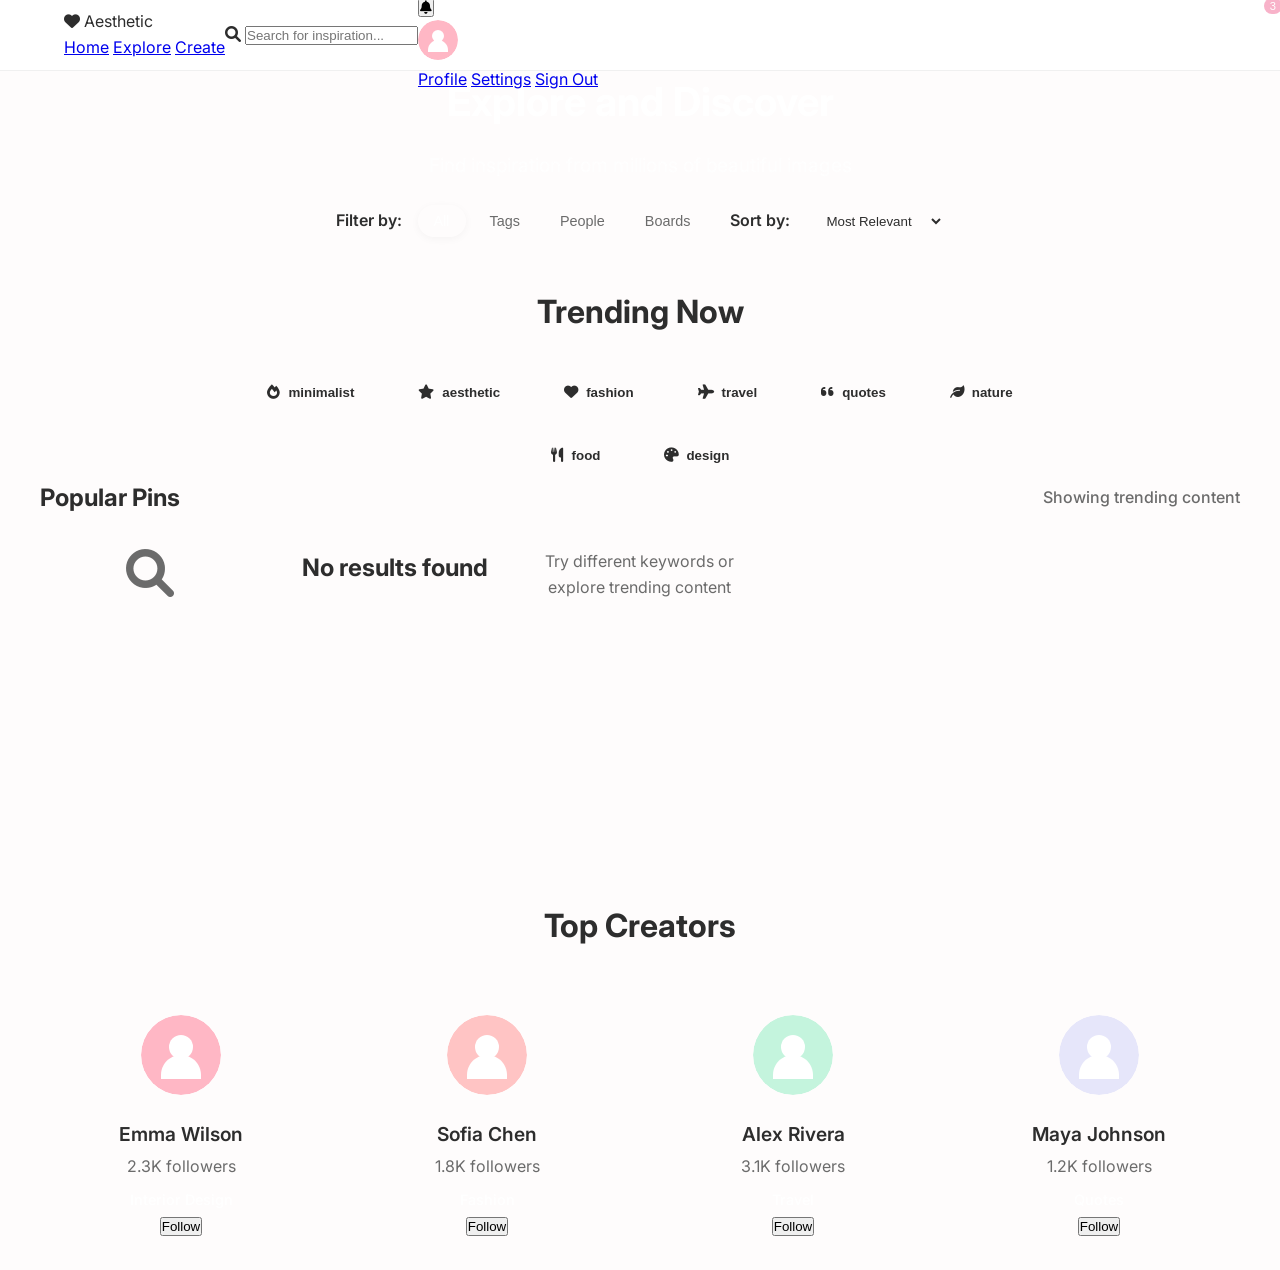
<file: search.html>
<!DOCTYPE html>
<html lang="en">
<head>
    <meta charset="UTF-8">
    <meta name="viewport" content="width=device-width, initial-scale=1.0">
    <title>Search - Aesthetic</title>
    <link href="https://fonts.googleapis.com/css2?family=Inter:wght@300;400;500;600;700&family=Lora:wght@400;500;600&display=swap" rel="stylesheet">
    <link rel="stylesheet" href="styles.css">
    <link rel="stylesheet" href="https://cdnjs.cloudflare.com/ajax/libs/font-awesome/6.0.0/css/all.min.css">
</head>
<body>
    <!-- Navigation -->
    <nav class="navbar">
        <div class="nav-container">
            <div class="nav-left">
                <div class="logo">
                    <i class="fas fa-heart"></i>
                    <span>Aesthetic</span>
                </div>
                <div class="nav-links">
                    <a href="index.html" class="nav-link">Home</a>
                    <a href="search.html" class="nav-link active">Explore</a>
                    <a href="upload.html" class="nav-link">Create</a>
                </div>
            </div>
            <div class="nav-center">
                <div class="search-container">
                    <i class="fas fa-search"></i>
                    <input type="text" placeholder="Search for inspiration..." class="search-input" id="main-search">
                </div>
            </div>
            <div class="nav-right">
                <button class="theme-toggle" onclick="toggleTheme()">
                    <i class="fas fa-moon"></i>
                </button>
                <button class="notification-btn">
                    <i class="fas fa-bell"></i>
                    <span class="notification-count">3</span>
                </button>
                <div class="profile-menu">
                    <img src="[data-uri]" alt="Profile" class="profile-avatar">
                    <div class="dropdown-menu">
                        <a href="profile.html">Profile</a>
                        <a href="settings.html">Settings</a>
                        <a href="auth.html">Sign Out</a>
                    </div>
                </div>
            </div>
        </div>
    </nav>

    <!-- Search Content -->
    <main class="search-content">
        <div class="search-header">
            <div class="search-header-container">
                <h1>Explore and Discover</h1>
                <p>Find inspiration from millions of beautiful images</p>
            </div>
        </div>

        <!-- Search Filters -->
        <div class="search-filters">
            <div class="filter-container">
                <div class="filter-group">
                    <label>Filter by:</label>
                    <div class="filter-buttons">
                        <button class="filter-btn active" data-filter="all">All</button>
                        <button class="filter-btn" data-filter="tags">Tags</button>
                        <button class="filter-btn" data-filter="people">People</button>
                        <button class="filter-btn" data-filter="boards">Boards</button>
                    </div>
                </div>
                
                <div class="sort-group">
                    <label>Sort by:</label>
                    <select class="sort-select">
                        <option value="relevance">Most Relevant</option>
                        <option value="recent">Most Recent</option>
                        <option value="popular">Most Popular</option>
                        <option value="saves">Most Saved</option>
                    </select>
                </div>
            </div>
        </div>

        <!-- Trending Tags -->
        <div class="trending-section">
            <h2>Trending Now</h2>
            <div class="trending-tags">
                <button class="trending-tag" data-tag="minimalist">
                    <i class="fas fa-fire"></i>
                    minimalist
                </button>
                <button class="trending-tag" data-tag="aesthetic">
                    <i class="fas fa-star"></i>
                    aesthetic
                </button>
                <button class="trending-tag" data-tag="fashion">
                    <i class="fas fa-heart"></i>
                    fashion
                </button>
                <button class="trending-tag" data-tag="travel">
                    <i class="fas fa-plane"></i>
                    travel
                </button>
                <button class="trending-tag" data-tag="quotes">
                    <i class="fas fa-quote-left"></i>
                    quotes
                </button>
                <button class="trending-tag" data-tag="nature">
                    <i class="fas fa-leaf"></i>
                    nature
                </button>
                <button class="trending-tag" data-tag="food">
                    <i class="fas fa-utensils"></i>
                    food
                </button>
                <button class="trending-tag" data-tag="design">
                    <i class="fas fa-palette"></i>
                    design
                </button>
            </div>
        </div>

        <!-- Search Results -->
        <div class="search-results">
            <div class="results-header">
                <h3 id="results-title">Popular Pins</h3>
                <span id="results-count">Showing 42 results</span>
            </div>
            
            <div class="masonry-container" id="search-results-container">
                <!-- Search results will be loaded here -->
            </div>
        </div>

        <!-- Loading Skeleton -->
        <div class="loading-skeleton" id="search-loading">
            <div class="skeleton-item"></div>
            <div class="skeleton-item"></div>
            <div class="skeleton-item"></div>
            <div class="skeleton-item"></div>
            <div class="skeleton-item"></div>
            <div class="skeleton-item"></div>
        </div>
    </main>

    <!-- Top Creators Section -->
    <section class="top-creators">
        <div class="creators-container">
            <h2>Top Creators</h2>
            <div class="creators-grid">
                <div class="creator-card">
                    <img src="[data-uri]" alt="Emma Wilson" class="creator-avatar">
                    <div class="creator-info">
                        <h4>Emma Wilson</h4>
                        <p>2.3K followers</p>
                        <span class="creator-category">Interior Design</span>
                    </div>
                    <button class="btn btn-follow">Follow</button>
                </div>
                
                <div class="creator-card">
                    <img src="[data-uri]" alt="Sofia Chen" class="creator-avatar">
                    <div class="creator-info">
                        <h4>Sofia Chen</h4>
                        <p>1.8K followers</p>
                        <span class="creator-category">Fashion</span>
                    </div>
                    <button class="btn btn-follow">Follow</button>
                </div>
                
                <div class="creator-card">
                    <img src="[data-uri]" alt="Alex Rivera" class="creator-avatar">
                    <div class="creator-info">
                        <h4>Alex Rivera</h4>
                        <p>3.1K followers</p>
                        <span class="creator-category">Travel</span>
                    </div>
                    <button class="btn btn-follow">Follow</button>
                </div>
                
                <div class="creator-card">
                    <img src="[data-uri]" alt="Maya Johnson" class="creator-avatar">
                    <div class="creator-info">
                        <h4>Maya Johnson</h4>
                        <p>1.2K followers</p>
                        <span class="creator-category">Quotes</span>
                    </div>
                    <button class="btn btn-follow">Follow</button>
                </div>
            </div>
        </div>
    </section>

    <!-- Search Suggestions -->
    <div class="search-suggestions" id="search-suggestions">
        <div class="suggestions-header">
            <h4>Popular searches</h4>
        </div>
        <div class="suggestions-list">
            <div class="suggestion-item">
                <i class="fas fa-search"></i>
                <span>minimalist bedroom ideas</span>
            </div>
            <div class="suggestion-item">
                <i class="fas fa-search"></i>
                <span>aesthetic wallpapers</span>
            </div>
            <div class="suggestion-item">
                <i class="fas fa-search"></i>
                <span>travel photography</span>
            </div>
            <div class="suggestion-item">
                <i class="fas fa-search"></i>
                <span>boho fashion style</span>
            </div>
            <div class="suggestion-item">
                <i class="fas fa-search"></i>
                <span>self care quotes</span>
            </div>
        </div>
    </div>

    <script src="script.js"></script>
    <script>
        // Search page specific JavaScript
        document.addEventListener('DOMContentLoaded', function() {
            initializeSearchPage();
        });

        function initializeSearchPage() {
            const urlParams = new URLSearchParams(window.location.search);
            const searchQuery = urlParams.get('q');
            
            if (searchQuery) {
                document.getElementById('main-search').value = searchQuery;
                performSearch(searchQuery);
            } else {
                loadPopularPins();
            }
            
            // Initialize event listeners
            initializeSearchListeners();
        }

        function initializeSearchListeners() {
            // Search input
            document.getElementById('main-search').addEventListener('input', function() {
                const query = this.value.trim();
                if (query) {
                    debounceSearch(query);
                } else {
                    loadPopularPins();
                }
            });

            // Filter buttons
            document.querySelectorAll('.filter-btn').forEach(btn => {
                btn.addEventListener('click', function() {
                    document.querySelectorAll('.filter-btn').forEach(b => b.classList.remove('active'));
                    this.classList.add('active');
                    
                    const filter = this.dataset.filter;
                    applyFilter(filter);
                });
            });

            // Sort select
            document.querySelector('.sort-select').addEventListener('change', function() {
                const sortBy = this.value;
                applySorting(sortBy);
            });

            // Trending tags
            document.querySelectorAll('.trending-tag').forEach(tag => {
                tag.addEventListener('click', function() {
                    const tagName = this.dataset.tag;
                    document.getElementById('main-search').value = tagName;
                    performSearch(tagName);
                });
            });

            // Search suggestions
            document.querySelectorAll('.suggestion-item').forEach(item => {
                item.addEventListener('click', function() {
                    const suggestion = this.querySelector('span').textContent;
                    document.getElementById('main-search').value = suggestion;
                    performSearch(suggestion);
                });
            });
        }

        const debounceSearch = debounce(performSearch, 500);

        function performSearch(query) {
            showSearchLoading();
            
            // Update URL
            const newUrl = `${window.location.pathname}?q=${encodeURIComponent(query)}`;
            window.history.pushState({ query }, '', newUrl);
            
            // Update results header
            document.getElementById('results-title').textContent = `Results for "${query}"`;
            
            // Simulate search
            setTimeout(() => {
                const results = searchPins(query);
                displaySearchResults(results);
                hideSearchLoading();
            }, 500);
        }

        function loadPopularPins() {
            document.getElementById('results-title').textContent = 'Popular Pins';
            document.getElementById('results-count').textContent = 'Showing trending content';
            
            // Load sample pins
            const popularPins = window.AestheticApp ? window.AestheticApp.pins() : [];
            displaySearchResults(popularPins);
        }

        function searchPins(query) {
            // This would normally make an API call
            const allPins = window.AestheticApp ? window.AestheticApp.pins() : [];
            return allPins.filter(pin => {
                const searchText = `${pin.title} ${pin.description} ${pin.tags.join(' ')}`.toLowerCase();
                return searchText.includes(query.toLowerCase());
            });
        }

        function displaySearchResults(results) {
            const container = document.getElementById('search-results-container');
            container.innerHTML = '';
            
            if (results.length === 0) {
                container.innerHTML = `
                    <div class="no-results">
                        <i class="fas fa-search"></i>
                        <h3>No results found</h3>
                        <p>Try different keywords or explore trending content</p>
                    </div>
                `;
                return;
            }

            document.getElementById('results-count').textContent = `Showing ${results.length} results`;
            
            results.forEach(pin => {
                const pinElement = createPinElement(pin);
                container.appendChild(pinElement);
            });
        }

        function applyFilter(filter) {
            // Implementation for filtering results
            const currentQuery = document.getElementById('main-search').value;
            if (currentQuery) {
                performSearch(currentQuery);
            } else {
                loadPopularPins();
            }
        }

        function applySorting(sortBy) {
            // Implementation for sorting results
            const currentQuery = document.getElementById('main-search').value;
            if (currentQuery) {
                performSearch(currentQuery);
            } else {
                loadPopularPins();
            }
        }

        function showSearchLoading() {
            document.getElementById('search-loading').style.display = 'grid';
        }

        function hideSearchLoading() {
            document.getElementById('search-loading').style.display = 'none';
        }

        // Create pin element function (reused from main script)
        function createPinElement(pin) {
            const pinCard = document.createElement('div');
            pinCard.className = 'pin-card fade-in';
            pinCard.setAttribute('data-pin-id', pin.id);
            pinCard.setAttribute('data-category', pin.category);
            
            const savedPins = JSON.parse(localStorage.getItem('savedPins')) || [];
            const isSaved = savedPins.includes(pin.id);
            const saveButtonClass = isSaved ? 'saved' : '';
            
            pinCard.innerHTML = `
                <div class="pin-image-container">
                    <img src="${pin.image}" alt="${pin.title}" class="pin-image">
                    <div class="pin-overlay">
                        <div class="pin-actions">
                            <button class="pin-action save-btn ${saveButtonClass}" onclick="toggleSavePin(${pin.id})">
                                <i class="fas fa-bookmark"></i>
                            </button>
                            <button class="pin-action" onclick="sharePin(${pin.id})">
                                <i class="fas fa-share"></i>
                            </button>
                        </div>
                    </div>
                </div>
                <div class="pin-info">
                    <h3 class="pin-title">${pin.title}</h3>
                    <p class="pin-description">${pin.description}</p>
                    <div class="pin-tags">
                        ${pin.tags.map(tag => `<span class="pin-tag">${tag}</span>`).join('')}
                    </div>
                    <div class="pin-user">
                        <img src="${pin.user.avatar}" alt="${pin.user.name}" class="pin-user-avatar">
                        <div class="pin-user-info">
                            <h4>${pin.user.name}</h4>
                            <p>${pin.user.followers} followers</p>
                        </div>
                    </div>
                </div>
            `;
            
            return pinCard;
        }
    </script>

    <style>
        /* Search page specific styles */
        .search-content {
            margin-top: 70px;
            min-height: calc(100vh - 70px);
        }

        .search-header {
            background: linear-gradient(135deg, var(--primary-pink), var(--accent-rose));
            padding: var(--spacing-2xl) var(--spacing-lg);
            color: white;
            text-align: center;
        }

        .search-header-container {
            max-width: 800px;
            margin: 0 auto;
        }

        .search-header h1 {
            font-size: 2.5rem;
            font-weight: 700;
            margin-bottom: var(--spacing-md);
        }

        .search-header p {
            font-size: 1.2rem;
            opacity: 0.9;
        }

        .search-filters {
            background: var(--white);
            border-bottom: 1px solid var(--gray);
            padding: var(--spacing-lg);
        }

        .filter-container {
            max-width: 1200px;
            margin: 0 auto;
            display: flex;
            justify-content: space-between;
            align-items: center;
            flex-wrap: wrap;
            gap: var(--spacing-lg);
        }

        .filter-group, .sort-group {
            display: flex;
            align-items: center;
            gap: var(--spacing-md);
        }

        .filter-group label, .sort-group label {
            font-weight: 600;
            color: var(--text-primary);
        }

        .filter-buttons {
            display: flex;
            gap: var(--spacing-sm);
        }

        .filter-btn {
            background: none;
            border: 2px solid var(--gray);
            color: var(--text-secondary);
            padding: var(--spacing-sm) var(--spacing-md);
            border-radius: var(--radius-lg);
            cursor: pointer;
            transition: var(--transition-fast);
        }

        .filter-btn:hover,
        .filter-btn.active {
            background: var(--primary-pink);
            border-color: var(--primary-pink);
            color: white;
        }

        .sort-select {
            padding: var(--spacing-sm) var(--spacing-md);
            border: 2px solid var(--gray);
            border-radius: var(--radius-md);
            background: var(--white);
            color: var(--text-primary);
            font-weight: 500;
        }

        .trending-section {
            padding: var(--spacing-2xl) var(--spacing-lg);
            background: var(--light-gray);
            text-align: center;
        }

        .trending-section h2 {
            font-size: 2rem;
            font-weight: 700;
            margin-bottom: var(--spacing-xl);
            color: var(--text-primary);
        }

        .trending-tags {
            display: flex;
            justify-content: center;
            flex-wrap: wrap;
            gap: var(--spacing-md);
            max-width: 800px;
            margin: 0 auto;
        }

        .trending-tag {
            background: var(--white);
            border: none;
            padding: var(--spacing-md) var(--spacing-lg);
            border-radius: var(--radius-2xl);
            font-weight: 600;
            color: var(--text-primary);
            cursor: pointer;
            transition: var(--transition-fast);
            display: flex;
            align-items: center;
            gap: var(--spacing-sm);
            box-shadow: var(--shadow-sm);
        }

        .trending-tag:hover {
            transform: translateY(-2px);
            box-shadow: var(--shadow-md);
            background: var(--primary-pink);
            color: white;
        }

        .trending-tag i {
            font-size: 0.9rem;
        }

        .search-results {
            padding: var(--spacing-2xl) var(--spacing-lg);
            max-width: 1200px;
            margin: 0 auto;
        }

        .results-header {
            display: flex;
            justify-content: space-between;
            align-items: center;
            margin-bottom: var(--spacing-xl);
        }

        .results-header h3 {
            font-size: 1.5rem;
            font-weight: 700;
            color: var(--text-primary);
        }

        #results-count {
            color: var(--text-secondary);
            font-weight: 500;
        }

        .no-results {
            text-align: center;
            padding: var(--spacing-2xl);
            color: var(--text-secondary);
        }

        .no-results i {
            font-size: 3rem;
            margin-bottom: var(--spacing-lg);
            color: var(--primary-pink);
        }

        .no-results h3 {
            font-size: 1.5rem;
            margin-bottom: var(--spacing-md);
            color: var(--text-primary);
        }

        .top-creators {
            background: var(--light-gray);
            padding: var(--spacing-2xl) var(--spacing-lg);
        }

        .creators-container {
            max-width: 1200px;
            margin: 0 auto;
        }

        .top-creators h2 {
            font-size: 2rem;
            font-weight: 700;
            margin-bottom: var(--spacing-xl);
            text-align: center;
            color: var(--text-primary);
        }

        .creators-grid {
            display: grid;
            grid-template-columns: repeat(auto-fit, minmax(280px, 1fr));
            gap: var(--spacing-lg);
        }

        .creator-card {
            background: var(--white);
            padding: var(--spacing-xl);
            border-radius: var(--radius-xl);
            box-shadow: var(--shadow-sm);
            text-align: center;
            transition: var(--transition-medium);
        }

        .creator-card:hover {
            transform: translateY(-5px);
            box-shadow: var(--shadow-lg);
        }

        .creator-avatar {
            width: 80px;
            height: 80px;
            border-radius: 50%;
            margin-bottom: var(--spacing-md);
        }

        .creator-info h4 {
            font-size: 1.2rem;
            font-weight: 600;
            color: var(--text-primary);
            margin-bottom: var(--spacing-xs);
        }

        .creator-info p {
            color: var(--text-secondary);
            margin-bottom: var(--spacing-sm);
        }

        .creator-category {
            background: var(--primary-pink);
            color: white;
            padding: var(--spacing-xs) var(--spacing-md);
            border-radius: var(--radius-lg);
            font-size: 0.9rem;
            font-weight: 500;
        }

        .search-suggestions {
            position: absolute;
            top: 100%;
            left: 0;
            right: 0;
            background: var(--white);
            border: 1px solid var(--gray);
            border-radius: var(--radius-lg);
            box-shadow: var(--shadow-lg);
            max-height: 300px;
            overflow-y: auto;
            z-index: 1000;
            display: none;
        }

        .suggestions-header {
            padding: var(--spacing-md);
            border-bottom: 1px solid var(--gray);
        }

        .suggestions-header h4 {
            font-size: 0.9rem;
            font-weight: 600;
            color: var(--text-secondary);
            text-transform: uppercase;
            letter-spacing: 0.5px;
        }

        .suggestion-item {
            padding: var(--spacing-md);
            display: flex;
            align-items: center;
            gap: var(--spacing-md);
            cursor: pointer;
            transition: var(--transition-fast);
        }

        .suggestion-item:hover {
            background: var(--light-gray);
        }

        .suggestion-item i {
            color: var(--text-light);
            font-size: 0.9rem;
        }

        .suggestion-item span {
            color: var(--text-primary);
            font-weight: 500;
        }

        @media (max-width: 768px) {
            .search-header h1 {
                font-size: 2rem;
            }

            .filter-container {
                flex-direction: column;
                align-items: flex-start;
            }

            .filter-buttons {
                flex-wrap: wrap;
            }

            .trending-tags {
                justify-content: flex-start;
            }

            .results-header {
                flex-direction: column;
                align-items: flex-start;
                gap: var(--spacing-sm);
            }

            .creators-grid {
                grid-template-columns: 1fr;
            }
        }
    </style>
</body>
</html>
</file>
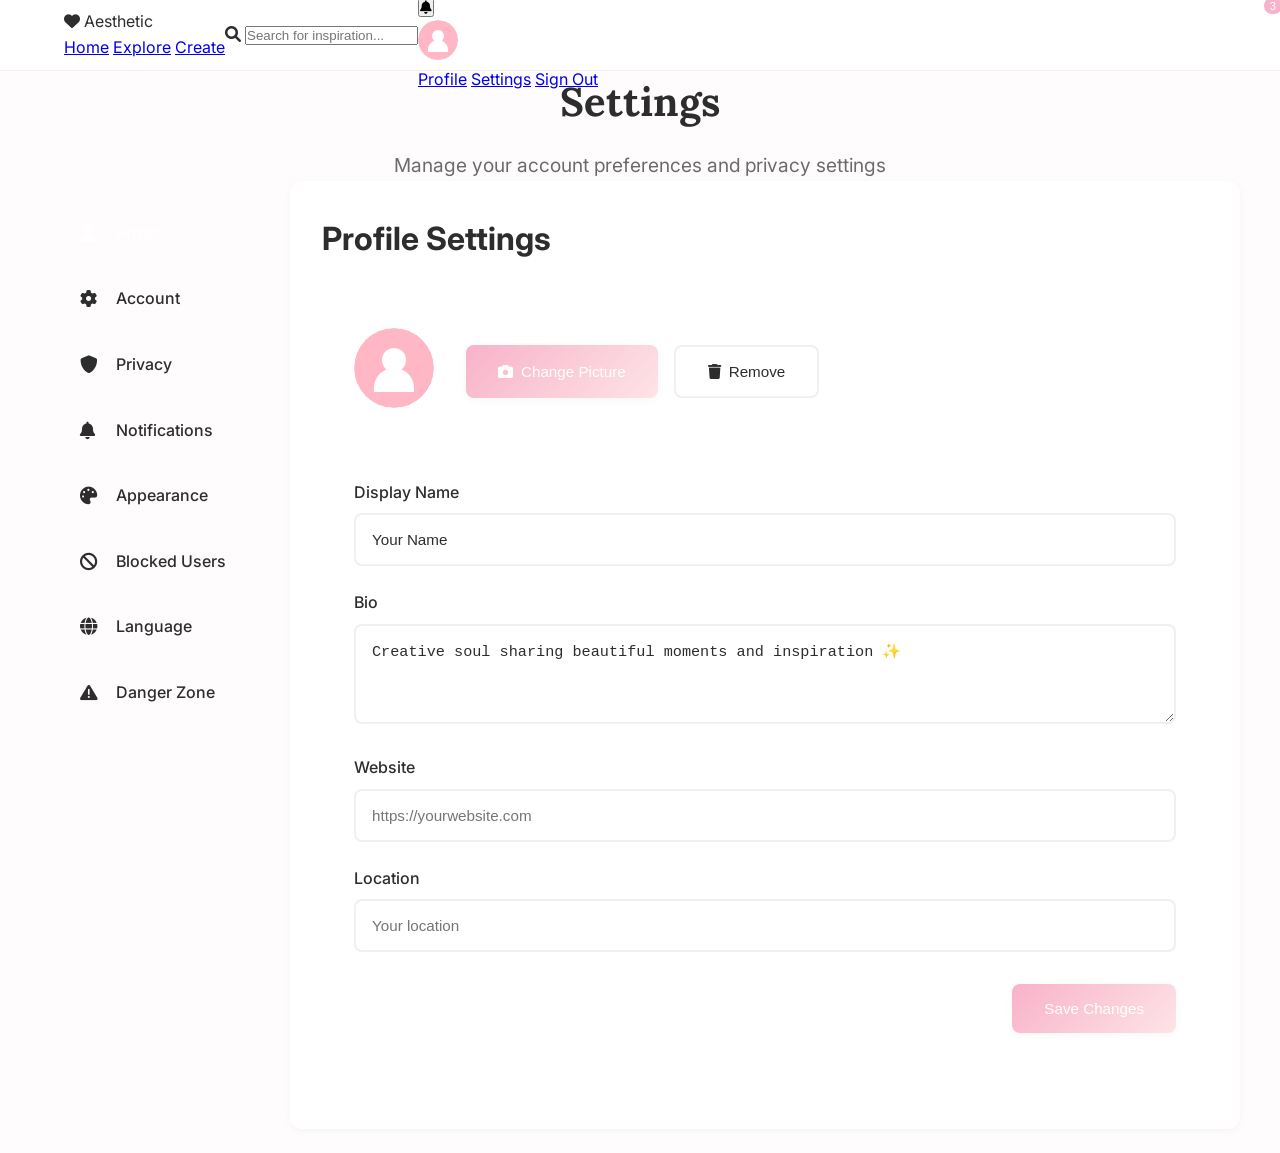
<file: settings.html>
<!DOCTYPE html>
<html lang="en">
<head>
    <meta charset="UTF-8">
    <meta name="viewport" content="width=device-width, initial-scale=1.0">
    <title>Settings - Aesthetic</title>
    <link href="https://fonts.googleapis.com/css2?family=Inter:wght@300;400;500;600;700&family=Lora:wght@400;500;600&display=swap" rel="stylesheet">
    <link rel="stylesheet" href="styles.css">
    <link rel="stylesheet" href="https://cdnjs.cloudflare.com/ajax/libs/font-awesome/6.0.0/css/all.min.css">
</head>
<body>
    <!-- Navigation -->
    <nav class="navbar">
        <div class="nav-container">
            <div class="nav-left">
                <div class="logo">
                    <i class="fas fa-heart"></i>
                    <span>Aesthetic</span>
                </div>
                <div class="nav-links">
                    <a href="index.html" class="nav-link">Home</a>
                    <a href="search.html" class="nav-link">Explore</a>
                    <a href="upload.html" class="nav-link">Create</a>
                </div>
            </div>
            <div class="nav-center">
                <div class="search-container">
                    <i class="fas fa-search"></i>
                    <input type="text" placeholder="Search for inspiration..." class="search-input">
                </div>
            </div>
            <div class="nav-right">
                <button class="theme-toggle" onclick="toggleTheme()">
                    <i class="fas fa-moon"></i>
                </button>
                <button class="notification-btn">
                    <i class="fas fa-bell"></i>
                    <span class="notification-count">3</span>
                </button>
                <div class="profile-menu">
                    <img src="[data-uri]" alt="Profile" class="profile-avatar">
                    <div class="dropdown-menu">
                        <a href="profile.html">Profile</a>
                        <a href="settings.html">Settings</a>
                        <a href="auth.html">Sign Out</a>
                    </div>
                </div>
            </div>
        </div>
    </nav>

    <!-- Settings Content -->
    <main class="settings-content">
        <div class="settings-container">
            <div class="settings-header">
                <h1>Settings</h1>
                <p>Manage your account preferences and privacy settings</p>
            </div>

            <div class="settings-layout">
                <!-- Settings Navigation -->
                <div class="settings-nav">
                    <div class="settings-nav-item active" data-section="profile">
                        <i class="fas fa-user"></i>
                        <span>Profile</span>
                    </div>
                    <div class="settings-nav-item" data-section="account">
                        <i class="fas fa-cog"></i>
                        <span>Account</span>
                    </div>
                    <div class="settings-nav-item" data-section="privacy">
                        <i class="fas fa-shield-alt"></i>
                        <span>Privacy</span>
                    </div>
                    <div class="settings-nav-item" data-section="notifications">
                        <i class="fas fa-bell"></i>
                        <span>Notifications</span>
                    </div>
                    <div class="settings-nav-item" data-section="appearance">
                        <i class="fas fa-palette"></i>
                        <span>Appearance</span>
                    </div>
                    <div class="settings-nav-item" data-section="blocked">
                        <i class="fas fa-ban"></i>
                        <span>Blocked Users</span>
                    </div>
                    <div class="settings-nav-item" data-section="language">
                        <i class="fas fa-globe"></i>
                        <span>Language</span>
                    </div>
                    <div class="settings-nav-item" data-section="danger">
                        <i class="fas fa-exclamation-triangle"></i>
                        <span>Danger Zone</span>
                    </div>
                </div>

                <!-- Settings Content -->
                <div class="settings-main">
                    <!-- Profile Settings -->
                    <div class="settings-section active" id="profile-section">
                        <h2>Profile Settings</h2>
                        <div class="settings-card">
                            <div class="profile-picture-section">
                                <div class="current-avatar">
                                    <img src="[data-uri]" alt="Profile Picture">
                                </div>
                                <div class="avatar-controls">
                                    <button class="btn btn-primary" onclick="changeAvatar()">
                                        <i class="fas fa-camera"></i> Change Picture
                                    </button>
                                    <button class="btn btn-secondary" onclick="removeAvatar()">
                                        <i class="fas fa-trash"></i> Remove
                                    </button>
                                </div>
                            </div>
                            <form id="profile-form">
                                <div class="form-group">
                                    <label for="display-name">Display Name</label>
                                    <input type="text" id="display-name" name="displayName" class="form-input" value="Your Name" required>
                                </div>
                                <div class="form-group">
                                    <label for="bio">Bio</label>
                                    <textarea id="bio" name="bio" class="form-textarea" rows="3" placeholder="Tell us about yourself...">Creative soul sharing beautiful moments and inspiration ✨</textarea>
                                </div>
                                <div class="form-group">
                                    <label for="website">Website</label>
                                    <input type="url" id="website" name="website" class="form-input" placeholder="https://yourwebsite.com">
                                </div>
                                <div class="form-group">
                                    <label for="location">Location</label>
                                    <input type="text" id="location" name="location" class="form-input" placeholder="Your location">
                                </div>
                                <div class="form-actions">
                                    <button type="submit" class="btn btn-primary">Save Changes</button>
                                </div>
                            </form>
                        </div>
                    </div>

                    <!-- Account Settings -->
                    <div class="settings-section" id="account-section">
                        <h2>Account Settings</h2>
                        <div class="settings-card">
                            <form id="account-form">
                                <div class="form-group">
                                    <label for="email">Email Address</label>
                                    <input type="email" id="email" name="email" class="form-input" value="user@example.com" required>
                                </div>
                                <div class="form-group">
                                    <label for="username">Username</label>
                                    <input type="text" id="username" name="username" class="form-input" value="yourname" required>
                                    <small class="form-help">Your username will be used in your profile URL</small>
                                </div>
                                <div class="form-actions">
                                    <button type="submit" class="btn btn-primary">Update Account</button>
                                </div>
                            </form>
                        </div>
                        
                        <div class="settings-card">
                            <h3>Change Password</h3>
                            <form id="password-form">
                                <div class="form-group">
                                    <label for="current-password">Current Password</label>
                                    <input type="password" id="current-password" name="currentPassword" class="form-input" required>
                                </div>
                                <div class="form-group">
                                    <label for="new-password">New Password</label>
                                    <input type="password" id="new-password" name="newPassword" class="form-input" required>
                                </div>
                                <div class="form-group">
                                    <label for="confirm-password">Confirm New Password</label>
                                    <input type="password" id="confirm-password" name="confirmPassword" class="form-input" required>
                                </div>
                                <div class="form-actions">
                                    <button type="submit" class="btn btn-primary">Change Password</button>
                                </div>
                            </form>
                        </div>
                    </div>

                    <!-- Privacy Settings -->
                    <div class="settings-section" id="privacy-section">
                        <h2>Privacy Settings</h2>
                        <div class="settings-card">
                            <div class="setting-item">
                                <div class="setting-info">
                                    <h4>Private Account</h4>
                                    <p>Only people you approve can see your pins and collections</p>
                                </div>
                                <div class="setting-control">
                                    <label class="switch">
                                        <input type="checkbox" id="private-account">
                                        <span class="slider"></span>
                                    </label>
                                </div>
                            </div>
                            <div class="setting-item">
                                <div class="setting-info">
                                    <h4>Hide from Search Engines</h4>
                                    <p>Prevent search engines from indexing your profile</p>
                                </div>
                                <div class="setting-control">
                                    <label class="switch">
                                        <input type="checkbox" id="hide-search">
                                        <span class="slider"></span>
                                    </label>
                                </div>
                            </div>
                            <div class="setting-item">
                                <div class="setting-info">
                                    <h4>Data Download</h4>
                                    <p>Download a copy of your data</p>
                                </div>
                                <div class="setting-control">
                                    <button class="btn btn-secondary" onclick="downloadData()">
                                        <i class="fas fa-download"></i> Download
                                    </button>
                                </div>
                            </div>
                        </div>
                    </div>

                    <!-- Notifications Settings -->
                    <div class="settings-section" id="notifications-section">
                        <h2>Notification Settings</h2>
                        <div class="settings-card">
                            <div class="setting-item">
                                <div class="setting-info">
                                    <h4>Email Notifications</h4>
                                    <p>Receive email updates about your account activity</p>
                                </div>
                                <div class="setting-control">
                                    <label class="switch">
                                        <input type="checkbox" id="email-notifications" checked>
                                        <span class="slider"></span>
                                    </label>
                                </div>
                            </div>
                            <div class="setting-item">
                                <div class="setting-info">
                                    <h4>Like Notifications</h4>
                                    <p>Get notified when someone likes your pins</p>
                                </div>
                                <div class="setting-control">
                                    <label class="switch">
                                        <input type="checkbox" id="like-notifications" checked>
                                        <span class="slider"></span>
                                    </label>
                                </div>
                            </div>
                            <div class="setting-item">
                                <div class="setting-info">
                                    <h4>Follow Notifications</h4>
                                    <p>Get notified when someone follows you</p>
                                </div>
                                <div class="setting-control">
                                    <label class="switch">
                                        <input type="checkbox" id="follow-notifications" checked>
                                        <span class="slider"></span>
                                    </label>
                                </div>
                            </div>
                            <div class="setting-item">
                                <div class="setting-info">
                                    <h4>Newsletter</h4>
                                    <p>Receive our weekly newsletter with trending content</p>
                                </div>
                                <div class="setting-control">
                                    <label class="switch">
                                        <input type="checkbox" id="newsletter">
                                        <span class="slider"></span>
                                    </label>
                                </div>
                            </div>
                        </div>
                    </div>

                    <!-- Appearance Settings -->
                    <div class="settings-section" id="appearance-section">
                        <h2>Appearance Settings</h2>
                        <div class="settings-card">
                            <div class="setting-item">
                                <div class="setting-info">
                                    <h4>Theme</h4>
                                    <p>Choose your preferred color scheme</p>
                                </div>
                                <div class="setting-control">
                                    <select id="theme-select" class="form-select">
                                        <option value="light">Light</option>
                                        <option value="dark">Dark</option>
                                        <option value="auto">Auto (System)</option>
                                    </select>
                                </div>
                            </div>
                            <div class="setting-item">
                                <div class="setting-info">
                                    <h4>Compact View</h4>
                                    <p>Show more pins in a smaller grid layout</p>
                                </div>
                                <div class="setting-control">
                                    <label class="switch">
                                        <input type="checkbox" id="compact-view">
                                        <span class="slider"></span>
                                    </label>
                                </div>
                            </div>
                            <div class="setting-item">
                                <div class="setting-info">
                                    <h4>Auto-play Videos</h4>
                                    <p>Automatically play videos in your feed</p>
                                </div>
                                <div class="setting-control">
                                    <label class="switch">
                                        <input type="checkbox" id="autoplay-videos" checked>
                                        <span class="slider"></span>
                                    </label>
                                </div>
                            </div>
                        </div>
                    </div>

                    <!-- Blocked Users -->
                    <div class="settings-section" id="blocked-section">
                        <h2>Blocked Users</h2>
                        <div class="settings-card">
                            <div class="blocked-users-list" id="blocked-users-list">
                                <div class="empty-state">
                                    <i class="fas fa-ban"></i>
                                    <h3>No blocked users</h3>
                                    <p>Users you block will appear here</p>
                                </div>
                            </div>
                        </div>
                    </div>

                    <!-- Language Settings -->
                    <div class="settings-section" id="language-section">
                        <h2>Language Settings</h2>
                        <div class="settings-card">
                            <div class="setting-item">
                                <div class="setting-info">
                                    <h4>Display Language</h4>
                                    <p>Choose your preferred language for the interface</p>
                                </div>
                                <div class="setting-control">
                                    <select id="language-select" class="form-select">
                                        <option value="en">English</option>
                                        <option value="es">Español</option>
                                        <option value="fr">Français</option>
                                        <option value="de">Deutsch</option>
                                        <option value="it">Italiano</option>
                                        <option value="pt">Português</option>
                                        <option value="ja">日本語</option>
                                        <option value="ko">한국어</option>
                                        <option value="zh">中文</option>
                                    </select>
                                </div>
                            </div>
                        </div>
                    </div>

                    <!-- Danger Zone -->
                    <div class="settings-section" id="danger-section">
                        <h2>Danger Zone</h2>
                        <div class="settings-card danger-card">
                            <div class="danger-item">
                                <div class="danger-info">
                                    <h4>Deactivate Account</h4>
                                    <p>Temporarily disable your account. You can reactivate it anytime.</p>
                                </div>
                                <div class="danger-control">
                                    <button class="btn btn-warning" onclick="deactivateAccount()">
                                        <i class="fas fa-pause"></i> Deactivate
                                    </button>
                                </div>
                            </div>
                            <div class="danger-item">
                                <div class="danger-info">
                                    <h4>Delete Account</h4>
                                    <p>Permanently delete your account and all your data. This cannot be undone.</p>
                                </div>
                                <div class="danger-control">
                                    <button class="btn btn-danger" onclick="deleteAccount()">
                                        <i class="fas fa-trash"></i> Delete Account
                                    </button>
                                </div>
                            </div>
                        </div>
                    </div>
                </div>
            </div>
        </div>
    </main>

    <script src="script.js"></script>
    <script>
        // Settings page specific JavaScript
        document.addEventListener('DOMContentLoaded', function() {
            initializeSettingsPage();
        });

        function initializeSettingsPage() {
            // Initialize event listeners
            initializeSettingsListeners();
            
            // Load saved settings
            loadSettings();
            
            // Set initial theme
            updateThemeSelect();
        }

        function initializeSettingsListeners() {
            // Settings navigation
            document.querySelectorAll('.settings-nav-item').forEach(item => {
                item.addEventListener('click', function() {
                    const section = this.dataset.section;
                    switchSettingsSection(section);
                });
            });

            // Form submissions
            document.getElementById('profile-form').addEventListener('submit', handleProfileSubmit);
            document.getElementById('account-form').addEventListener('submit', handleAccountSubmit);
            document.getElementById('password-form').addEventListener('submit', handlePasswordSubmit);

            // Theme selection
            document.getElementById('theme-select').addEventListener('change', handleThemeChange);

            // Language selection
            document.getElementById('language-select').addEventListener('change', handleLanguageChange);

            // Toggle switches
            document.querySelectorAll('.switch input').forEach(input => {
                input.addEventListener('change', handleToggleChange);
            });
        }

        function switchSettingsSection(section) {
            // Update navigation
            document.querySelectorAll('.settings-nav-item').forEach(item => {
                item.classList.remove('active');
            });
            document.querySelector(`[data-section="${section}"]`).classList.add('active');

            // Update content
            document.querySelectorAll('.settings-section').forEach(sec => {
                sec.classList.remove('active');
            });
            document.getElementById(`${section}-section`).classList.add('active');
        }

        function handleProfileSubmit(event) {
            event.preventDefault();
            const formData = new FormData(event.target);
            const profileData = {
                displayName: formData.get('displayName'),
                bio: formData.get('bio'),
                website: formData.get('website'),
                location: formData.get('location')
            };
            
            // Save to localStorage
            const userData = JSON.parse(localStorage.getItem('userData')) || {};
            Object.assign(userData, profileData);
            localStorage.setItem('userData', JSON.stringify(userData));
            
            showNotification('Profile updated successfully!', 'success');
        }

        function handleAccountSubmit(event) {
            event.preventDefault();
            const formData = new FormData(event.target);
            const accountData = {
                email: formData.get('email'),
                username: formData.get('username')
            };
            
            // Save to localStorage
            const userData = JSON.parse(localStorage.getItem('userData')) || {};
            Object.assign(userData, accountData);
            localStorage.setItem('userData', JSON.stringify(userData));
            
            showNotification('Account updated successfully!', 'success');
        }

        function handlePasswordSubmit(event) {
            event.preventDefault();
            const formData = new FormData(event.target);
            const currentPassword = formData.get('currentPassword');
            const newPassword = formData.get('newPassword');
            const confirmPassword = formData.get('confirmPassword');
            
            if (newPassword !== confirmPassword) {
                showNotification('Passwords do not match!', 'error');
                return;
            }
            
            if (newPassword.length < 8) {
                showNotification('Password must be at least 8 characters long!', 'error');
                return;
            }
            
            // Simulate password change
            showNotification('Password changed successfully!', 'success');
            event.target.reset();
        }

        function handleThemeChange(event) {
            const theme = event.target.value;
            
            if (theme === 'auto') {
                const systemTheme = window.matchMedia('(prefers-color-scheme: dark)').matches ? 'dark' : 'light';
                document.documentElement.setAttribute('data-theme', systemTheme);
            } else {
                document.documentElement.setAttribute('data-theme', theme);
            }
            
            localStorage.setItem('theme', theme);
            showNotification('Theme updated successfully!', 'success');
        }

        function handleLanguageChange(event) {
            const language = event.target.value;
            localStorage.setItem('language', language);
            showNotification('Language updated successfully!', 'success');
        }

        function handleToggleChange(event) {
            const setting = event.target.id;
            const value = event.target.checked;
            
            // Save setting to localStorage
            const settings = JSON.parse(localStorage.getItem('settings')) || {};
            settings[setting] = value;
            localStorage.setItem('settings', JSON.stringify(settings));
            
            showNotification('Setting updated successfully!', 'success');
        }

        function loadSettings() {
            const userData = JSON.parse(localStorage.getItem('userData')) || {};
            const settings = JSON.parse(localStorage.getItem('settings')) || {};
            
            // Load profile data
            if (userData.displayName) document.getElementById('display-name').value = userData.displayName;
            if (userData.bio) document.getElementById('bio').value = userData.bio;
            if (userData.website) document.getElementById('website').value = userData.website;
            if (userData.location) document.getElementById('location').value = userData.location;
            if (userData.email) document.getElementById('email').value = userData.email;
            if (userData.username) document.getElementById('username').value = userData.username;
            
            // Load toggle settings
            Object.keys(settings).forEach(key => {
                const element = document.getElementById(key);
                if (element && element.type === 'checkbox') {
                    element.checked = settings[key];
                }
            });
            
            // Load language
            const language = localStorage.getItem('language') || 'en';
            document.getElementById('language-select').value = language;
        }

        function updateThemeSelect() {
            const theme = localStorage.getItem('theme') || 'light';
            document.getElementById('theme-select').value = theme;
        }

        function changeAvatar() {
            const input = document.createElement('input');
            input.type = 'file';
            input.accept = 'image/*';
            input.onchange = function(event) {
                const file = event.target.files[0];
                if (file) {
                    const reader = new FileReader();
                    reader.onload = function(e) {
                        const avatar = document.querySelector('.current-avatar img');
                        avatar.src = e.target.result;
                        showNotification('Avatar updated successfully!', 'success');
                    };
                    reader.readAsDataURL(file);
                }
            };
            input.click();
        }

        function removeAvatar() {
            if (confirm('Are you sure you want to remove your profile picture?')) {
                const avatar = document.querySelector('.current-avatar img');
                avatar.src = '[data-uri]';
                showNotification('Profile picture removed', 'success');
            }
        }

        function downloadData() {
            const userData = JSON.parse(localStorage.getItem('userData')) || {};
            const pins = JSON.parse(localStorage.getItem('userPins')) || [];
            const collections = JSON.parse(localStorage.getItem('userCollections')) || [];
            
            const data = {
                userData,
                pins,
                collections,
                exportDate: new Date().toISOString()
            };
            
            const blob = new Blob([JSON.stringify(data, null, 2)], { type: 'application/json' });
            const url = URL.createObjectURL(blob);
            const a = document.createElement('a');
            a.href = url;
            a.download = 'aesthetic-data-export.json';
            a.click();
            URL.revokeObjectURL(url);
            
            showNotification('Data export downloaded!', 'success');
        }

        function deactivateAccount() {
            if (confirm('Are you sure you want to deactivate your account? You can reactivate it anytime by logging in.')) {
                showNotification('Account deactivated successfully', 'success');
                setTimeout(() => {
                    window.location.href = 'auth.html';
                }, 2000);
            }
        }

        function deleteAccount() {
            const confirmed = confirm('Are you sure you want to delete your account? This action cannot be undone and all your data will be permanently lost.');
            if (confirmed) {
                const doubleConfirmed = confirm('This is permanent and cannot be undone. Are you absolutely sure?');
                if (doubleConfirmed) {
                    // Clear all user data
                    localStorage.clear();
                    showNotification('Account deleted successfully', 'success');
                    setTimeout(() => {
                        window.location.href = 'auth.html';
                    }, 2000);
                }
            }
        }

        // Show notification function
        function showNotification(message, type = 'info') {
            if (window.AestheticApp && window.AestheticApp.showNotification) {
                window.AestheticApp.showNotification(message, type);
            } else {
                alert(message);
            }
        }
    </script>

    <style>
        /* Settings page specific styles */
        .settings-content {
            margin-top: 70px;
            min-height: calc(100vh - 70px);
            background: var(--light-gray);
        }

        .settings-container {
            max-width: 1200px;
            margin: 0 auto;
            padding: var(--spacing-2xl) var(--spacing-lg);
        }

        .settings-header {
            text-align: center;
            margin-bottom: var(--spacing-2xl);
        }

        .settings-header h1 {
            font-size: 2.5rem;
            font-weight: 700;
            color: var(--text-primary);
            margin-bottom: var(--spacing-md);
        }

        .settings-header p {
            font-size: 1.2rem;
            color: var(--text-secondary);
        }

        .settings-layout {
            display: grid;
            grid-template-columns: 250px 1fr;
            gap: var(--spacing-2xl);
        }

        .settings-nav {
            background: var(--white);
            border-radius: var(--radius-xl);
            box-shadow: var(--shadow-sm);
            padding: var(--spacing-lg);
            height: fit-content;
            position: sticky;
            top: 100px;
        }

        .settings-nav-item {
            display: flex;
            align-items: center;
            gap: var(--spacing-md);
            padding: var(--spacing-md);
            border-radius: var(--radius-md);
            cursor: pointer;
            transition: var(--transition-fast);
            margin-bottom: var(--spacing-sm);
        }

        .settings-nav-item:hover,
        .settings-nav-item.active {
            background: var(--primary-pink);
            color: white;
        }

        .settings-nav-item i {
            font-size: 1.1rem;
            width: 20px;
        }

        .settings-nav-item span {
            font-weight: 500;
        }

        .settings-main {
            background: var(--white);
            border-radius: var(--radius-xl);
            box-shadow: var(--shadow-sm);
            padding: var(--spacing-2xl);
        }

        .settings-section {
            display: none;
        }

        .settings-section.active {
            display: block;
        }

        .settings-section h2 {
            font-size: 2rem;
            font-weight: 700;
            color: var(--text-primary);
            margin-bottom: var(--spacing-xl);
        }

        .settings-card {
            background: var(--light-gray);
            border-radius: var(--radius-lg);
            padding: var(--spacing-xl);
            margin-bottom: var(--spacing-xl);
        }

        .settings-card h3 {
            font-size: 1.5rem;
            font-weight: 600;
            color: var(--text-primary);
            margin-bottom: var(--spacing-lg);
        }

        .profile-picture-section {
            display: flex;
            align-items: center;
            gap: var(--spacing-xl);
            margin-bottom: var(--spacing-xl);
            padding-bottom: var(--spacing-xl);
            border-bottom: 1px solid var(--gray);
        }

        .current-avatar img {
            width: 80px;
            height: 80px;
            border-radius: 50%;
            object-fit: cover;
        }

        .avatar-controls {
            display: flex;
            gap: var(--spacing-md);
        }

        .setting-item {
            display: flex;
            justify-content: space-between;
            align-items: center;
            padding: var(--spacing-lg) 0;
            border-bottom: 1px solid var(--gray);
        }

        .setting-item:last-child {
            border-bottom: none;
        }

        .setting-info h4 {
            font-size: 1.1rem;
            font-weight: 600;
            color: var(--text-primary);
            margin-bottom: var(--spacing-xs);
        }

        .setting-info p {
            color: var(--text-secondary);
            font-size: 0.9rem;
        }

        .setting-control {
            flex-shrink: 0;
        }

        /* Switch Toggle Styles */
        .switch {
            position: relative;
            display: inline-block;
            width: 60px;
            height: 34px;
        }

        .switch input {
            opacity: 0;
            width: 0;
            height: 0;
        }

        .slider {
            position: absolute;
            cursor: pointer;
            top: 0;
            left: 0;
            right: 0;
            bottom: 0;
            background-color: var(--gray);
            transition: var(--transition-fast);
            border-radius: 34px;
        }

        .slider:before {
            position: absolute;
            content: "";
            height: 26px;
            width: 26px;
            left: 4px;
            bottom: 4px;
            background-color: white;
            transition: var(--transition-fast);
            border-radius: 50%;
        }

        input:checked + .slider {
            background-color: var(--primary-pink);
        }

        input:checked + .slider:before {
            transform: translateX(26px);
        }

        .danger-card {
            background: #ffeaea;
            border: 1px solid #ffcdd2;
        }

        .danger-item {
            display: flex;
            justify-content: space-between;
            align-items: center;
            padding: var(--spacing-lg) 0;
            border-bottom: 1px solid #ffcdd2;
        }

        .danger-item:last-child {
            border-bottom: none;
        }

        .danger-info h4 {
            color: #d32f2f;
            font-weight: 600;
            margin-bottom: var(--spacing-xs);
        }

        .danger-info p {
            color: #d32f2f;
            font-size: 0.9rem;
        }

        .btn-warning {
            background-color: #ff9800;
            color: white;
            border: none;
        }

        .btn-warning:hover {
            background-color: #f57c00;
        }

        .btn-danger {
            background-color: #f44336;
            color: white;
            border: none;
        }

        .btn-danger:hover {
            background-color: #d32f2f;
        }

        .blocked-users-list {
            min-height: 200px;
            display: flex;
            align-items: center;
            justify-content: center;
        }

        .empty-state {
            text-align: center;
            color: var(--text-secondary);
        }

        .empty-state i {
            font-size: 3rem;
            margin-bottom: var(--spacing-lg);
            color: var(--primary-pink);
        }

        .empty-state h3 {
            font-size: 1.5rem;
            margin-bottom: var(--spacing-md);
            color: var(--text-primary);
        }

        @media (max-width: 768px) {
            .settings-layout {
                grid-template-columns: 1fr;
                gap: var(--spacing-lg);
            }

            .settings-nav {
                position: static;
                display: grid;
                grid-template-columns: repeat(auto-fit, minmax(120px, 1fr));
                gap: var(--spacing-sm);
            }

            .settings-nav-item {
                flex-direction: column;
                text-align: center;
                gap: var(--spacing-sm);
                margin-bottom: 0;
            }

            .settings-nav-item span {
                font-size: 0.9rem;
            }

            .profile-picture-section {
                flex-direction: column;
                text-align: center;
            }

            .avatar-controls {
                flex-direction: column;
                width: 100%;
            }

            .setting-item {
                flex-direction: column;
                align-items: flex-start;
                gap: var(--spacing-md);
            }

            .setting-control {
                width: 100%;
                display: flex;
                justify-content: flex-end;
            }
        }
    </style>
</body>
</html>
</file>
<file: styles.css>
/* Variables */
:root {
    /* Light Theme Colors */
    --primary-color: #f8b2c9;
    --secondary-color: #fde4e7;
    --accent-color: #e8b4f5;
    --background-color: #fefcfc;
    --surface-color: #ffffff;
    --text-primary: #2d2d2d;
    --text-secondary: #6b6b6b;
    --text-muted: #a0a0a0;
    --border-color: #f0f0f0;
    --shadow-light: 0 2px 8px rgba(0, 0, 0, 0.04);
    --shadow-medium: 0 4px 16px rgba(0, 0, 0, 0.08);
    --shadow-heavy: 0 8px 32px rgba(0, 0, 0, 0.12);
    
    /* Gradient colors */
    --gradient-primary: linear-gradient(135deg, #f8b2c9 0%, #fde4e7 100%);
    --gradient-secondary: linear-gradient(135deg, #e8b4f5 0%, #f0e4ff 100%);
    --gradient-accent: linear-gradient(135deg, #ffb6c1 0%, #ffd0dc 100%);
    
    /* Spacing */
    --spacing-xs: 0.25rem;
    --spacing-sm: 0.5rem;
    --spacing-md: 1rem;
    --spacing-lg: 1.5rem;
    --spacing-xl: 2rem;
    --spacing-xxl: 3rem;
    
    /* Typography */
    --font-primary: 'Inter', sans-serif;
    --font-secondary: 'Lora', serif;
    --font-accent: 'Poppins', sans-serif;
    
    /* Border radius */
    --radius-sm: 8px;
    --radius-md: 12px;
    --radius-lg: 16px;
    --radius-xl: 24px;
    --radius-full: 50px;
    
    /* Transitions */
    --transition-fast: 0.15s ease;
    --transition-medium: 0.25s ease;
    --transition-slow: 0.35s ease;
    
    /* Z-index */
    --z-dropdown: 1000;
    --z-modal: 1050;
    --z-toast: 1100;
    --z-loading: 1200;
}

/* Dark Theme */
[data-theme="dark"] {
    --primary-color: #d496a7;
    --secondary-color: #2a2a2a;
    --accent-color: #b07fb8;
    --background-color: #1a1a1a;
    --surface-color: #242424;
    --text-primary: #e0e0e0;
    --text-secondary: #b0b0b0;
    --text-muted: #808080;
    --border-color: #333333;
    --shadow-light: 0 2px 8px rgba(0, 0, 0, 0.2);
    --shadow-medium: 0 4px 16px rgba(0, 0, 0, 0.3);
    --shadow-heavy: 0 8px 32px rgba(0, 0, 0, 0.4);
}

/* Reset and Base Styles */
* {
    margin: 0;
    padding: 0;
    box-sizing: border-box;
}

html {
    scroll-behavior: smooth;
}

body {
    font-family: var(--font-primary);
    background-color: var(--background-color);
    color: var(--text-primary);
    line-height: 1.6;
    transition: background-color var(--transition-medium), color var(--transition-medium);
}

/* Loading Skeleton */
.loading-skeleton {
    position: fixed;
    top: 0;
    left: 0;
    right: 0;
    bottom: 0;
    background: var(--background-color);
    z-index: var(--z-loading);
    display: flex;
    flex-direction: column;
    opacity: 0;
    visibility: hidden;
    transition: opacity var(--transition-medium), visibility var(--transition-medium);
}

.loading-skeleton.active {
    opacity: 1;
    visibility: visible;
}

.skeleton-header {
    height: 70px;
    background: linear-gradient(90deg, var(--border-color) 25%, transparent 50%, var(--border-color) 75%);
    background-size: 200% 100%;
    animation: skeleton-loading 1.5s infinite;
}

.skeleton-content {
    flex: 1;
    padding: var(--spacing-lg);
    display: grid;
    grid-template-columns: repeat(auto-fill, minmax(250px, 1fr));
    gap: var(--spacing-lg);
}

.skeleton-item {
    height: 300px;
    background: linear-gradient(90deg, var(--border-color) 25%, transparent 50%, var(--border-color) 75%);
    background-size: 200% 100%;
    border-radius: var(--radius-md);
    animation: skeleton-loading 1.5s infinite;
}

@keyframes skeleton-loading {
    0% { background-position: 200% 0; }
    100% { background-position: -200% 0; }
}

/* Navigation */
.navbar {
    position: fixed;
    top: 0;
    left: 0;
    right: 0;
    background: var(--surface-color);
    backdrop-filter: blur(10px);
    border-bottom: 1px solid var(--border-color);
    z-index: var(--z-dropdown);
    transition: all var(--transition-medium);
}

.nav-container {
    max-width: 1200px;
    margin: 0 auto;
    padding: 0 var(--spacing-lg);
    display: flex;
    align-items: center;
    height: 70px;
}

.nav-brand {
    display: flex;
    align-items: center;
    font-family: var(--font-accent);
    font-weight: 600;
    font-size: 1.5rem;
    color: var(--primary-color);
    text-decoration: none;
    margin-right: var(--spacing-xl);
}

.nav-brand i {
    margin-right: var(--spacing-sm);
    font-size: 1.25rem;
}

.nav-search {
    position: relative;
    flex: 1;
    max-width: 500px;
    margin-right: var(--spacing-xl);
}

.nav-search input {
    width: 100%;
    padding: var(--spacing-sm) var(--spacing-lg) var(--spacing-sm) 2.5rem;
    border: 2px solid var(--border-color);
    border-radius: var(--radius-full);
    background: var(--surface-color);
    color: var(--text-primary);
    font-size: 0.95rem;
    transition: all var(--transition-medium);
}

.nav-search input:focus {
    outline: none;
    border-color: var(--primary-color);
    box-shadow: 0 0 0 3px rgba(248, 178, 201, 0.1);
}

.nav-search i {
    position: absolute;
    left: var(--spacing-md);
    top: 50%;
    transform: translateY(-50%);
    color: var(--text-muted);
    font-size: 0.9rem;
}

.search-suggestions {
    position: absolute;
    top: 100%;
    left: 0;
    right: 0;
    background: var(--surface-color);
    border: 1px solid var(--border-color);
    border-radius: var(--radius-md);
    box-shadow: var(--shadow-medium);
    max-height: 300px;
    overflow-y: auto;
    z-index: var(--z-dropdown);
    display: none;
}

.search-suggestions.active {
    display: block;
}

.nav-actions {
    display: flex;
    align-items: center;
    gap: var(--spacing-sm);
}

.nav-btn {
    position: relative;
    padding: var(--spacing-sm);
    border: none;
    background: none;
    border-radius: var(--radius-sm);
    color: var(--text-secondary);
    cursor: pointer;
    transition: all var(--transition-fast);
}

.nav-btn:hover {
    background: var(--border-color);
    color: var(--primary-color);
}

.notification-count {
    position: absolute;
    top: -2px;
    right: -2px;
    background: var(--primary-color);
    color: white;
    font-size: 0.7rem;
    padding: 2px 6px;
    border-radius: var(--radius-full);
    min-width: 16px;
    text-align: center;
}

.profile-menu {
    position: relative;
}

.profile-avatar {
    width: 40px;
    height: 40px;
    border-radius: var(--radius-full);
    cursor: pointer;
    transition: transform var(--transition-fast);
}

.profile-avatar:hover {
    transform: scale(1.05);
}

.profile-dropdown {
    position: absolute;
    top: calc(100% + var(--spacing-sm));
    right: 0;
    background: var(--surface-color);
    border: 1px solid var(--border-color);
    border-radius: var(--radius-md);
    box-shadow: var(--shadow-medium);
    min-width: 180px;
    opacity: 0;
    visibility: hidden;
    transform: translateY(-10px);
    transition: all var(--transition-medium);
}

.profile-dropdown.active {
    opacity: 1;
    visibility: visible;
    transform: translateY(0);
}

.profile-dropdown a {
    display: block;
    padding: var(--spacing-sm) var(--spacing-md);
    color: var(--text-primary);
    text-decoration: none;
    transition: background-color var(--transition-fast);
}

.profile-dropdown a:hover {
    background: var(--border-color);
}

/* Main Content */
.main-content {
    margin-top: 70px;
    min-height: calc(100vh - 70px);
    padding: var(--spacing-lg);
}

.page {
    display: none;
    max-width: 1200px;
    margin: 0 auto;
}

.page.active {
    display: block;
}

.page-header {
    margin-bottom: var(--spacing-xl);
    text-align: center;
}

.page-header h1 {
    font-family: var(--font-secondary);
    font-size: 2.5rem;
    font-weight: 600;
    color: var(--text-primary);
    margin-bottom: var(--spacing-lg);
}

/* Filters */
.category-filters, .search-filters, .explore-tabs {
    display: flex;
    flex-wrap: wrap;
    gap: var(--spacing-sm);
    justify-content: center;
    margin-bottom: var(--spacing-lg);
}

.filter-btn, .tab-btn {
    padding: var(--spacing-sm) var(--spacing-lg);
    border: 2px solid var(--border-color);
    background: var(--surface-color);
    color: var(--text-secondary);
    border-radius: var(--radius-full);
    cursor: pointer;
    transition: all var(--transition-medium);
    font-weight: 500;
    font-size: 0.9rem;
}

.filter-btn:hover, .tab-btn:hover {
    border-color: var(--primary-color);
    color: var(--primary-color);
    transform: translateY(-1px);
}

.filter-btn.active, .tab-btn.active {
    background: var(--gradient-primary);
    border-color: var(--primary-color);
    color: white;
    box-shadow: var(--shadow-light);
}

/* Masonry Grid */
.masonry-container {
    columns: 1;
    column-gap: var(--spacing-lg);
    margin-bottom: var(--spacing-xl);
}

.pin-card {
    break-inside: avoid;
    margin-bottom: var(--spacing-lg);
    background: var(--surface-color);
    border-radius: var(--radius-md);
    overflow: hidden;
    box-shadow: var(--shadow-light);
    transition: all var(--transition-medium);
    cursor: pointer;
    position: relative;
}

.pin-card:hover {
    transform: translateY(-4px);
    box-shadow: var(--shadow-heavy);
}

.pin-card img {
    width: 100%;
    height: auto;
    display: block;
}

.pin-overlay {
    position: absolute;
    top: 0;
    left: 0;
    right: 0;
    bottom: 0;
    background: linear-gradient(transparent 0%, rgba(0, 0, 0, 0.7) 100%);
    opacity: 0;
    transition: opacity var(--transition-medium);
    display: flex;
    align-items: flex-end;
    padding: var(--spacing-lg);
}

.pin-card:hover .pin-overlay {
    opacity: 1;
}

.pin-info {
    color: white;
    width: 100%;
}

.pin-title {
    font-weight: 600;
    font-size: 1.1rem;
    margin-bottom: var(--spacing-xs);
}

.pin-author {
    display: flex;
    align-items: center;
    gap: var(--spacing-sm);
    font-size: 0.9rem;
}

.pin-author img {
    width: 24px;
    height: 24px;
    border-radius: var(--radius-full);
}

.pin-actions {
    position: absolute;
    top: var(--spacing-md);
    right: var(--spacing-md);
    display: flex;
    gap: var(--spacing-sm);
    opacity: 0;
    transition: opacity var(--transition-medium);
}

.pin-card:hover .pin-actions {
    opacity: 1;
}

.pin-action-btn {
    width: 36px;
    height: 36px;
    border: none;
    border-radius: var(--radius-full);
    background: rgba(255, 255, 255, 0.9);
    color: var(--text-primary);
    cursor: pointer;
    display: flex;
    align-items: center;
    justify-content: center;
    transition: all var(--transition-fast);
}

.pin-action-btn:hover {
    background: white;
    transform: scale(1.1);
}

/* Load More */
.load-more {
    text-align: center;
    margin-top: var(--spacing-xl);
}

#load-more-btn {
    padding: var(--spacing-md) var(--spacing-xl);
    background: var(--gradient-primary);
    color: white;
    border: none;
    border-radius: var(--radius-full);
    cursor: pointer;
    font-weight: 500;
    font-size: 1rem;
    transition: all var(--transition-medium);
    box-shadow: var(--shadow-light);
}

#load-more-btn:hover {
    transform: translateY(-2px);
    box-shadow: var(--shadow-medium);
}

/* Collections Grid */
.collections-grid {
    display: grid;
    grid-template-columns: repeat(auto-fill, minmax(280px, 1fr));
    gap: var(--spacing-lg);
}

.collection-card {
    background: var(--surface-color);
    border-radius: var(--radius-md);
    overflow: hidden;
    box-shadow: var(--shadow-light);
    transition: all var(--transition-medium);
    cursor: pointer;
}

.collection-card:hover {
    transform: translateY(-4px);
    box-shadow: var(--shadow-heavy);
}

.collection-preview {
    position: relative;
    height: 200px;
    background: var(--gradient-secondary);
    display: flex;
    align-items: center;
    justify-content: center;
    color: var(--text-muted);
    font-size: 3rem;
}

.collection-info {
    padding: var(--spacing-lg);
}

.collection-title {
    font-weight: 600;
    font-size: 1.2rem;
    margin-bottom: var(--spacing-xs);
    color: var(--text-primary);
}

.collection-description {
    color: var(--text-secondary);
    font-size: 0.9rem;
    margin-bottom: var(--spacing-sm);
}

.collection-stats {
    color: var(--text-muted);
    font-size: 0.8rem;
}

/* Upload Page */
.upload-container {
    max-width: 600px;
    margin: 0 auto;
    background: var(--surface-color);
    border-radius: var(--radius-lg);
    padding: var(--spacing-xxl);
    box-shadow: var(--shadow-light);
}

.upload-container h1 {
    text-align: center;
    font-family: var(--font-secondary);
    font-size: 2rem;
    color: var(--text-primary);
    margin-bottom: var(--spacing-xl);
}

.upload-area {
    border: 2px dashed var(--border-color);
    border-radius: var(--radius-md);
    padding: var(--spacing-xxl);
    text-align: center;
    cursor: pointer;
    transition: all var(--transition-medium);
    margin-bottom: var(--spacing-xl);
}

.upload-area:hover {
    border-color: var(--primary-color);
    background: var(--secondary-color);
}

.upload-area.dragover {
    border-color: var(--primary-color);
    background: var(--secondary-color);
}

.upload-content i {
    font-size: 3rem;
    color: var(--primary-color);
    margin-bottom: var(--spacing-lg);
}

.upload-content h3 {
    font-size: 1.2rem;
    color: var(--text-primary);
    margin-bottom: var(--spacing-sm);
}

.upload-content p {
    color: var(--text-secondary);
    font-size: 0.9rem;
}

.upload-details {
    display: none;
}

.upload-details.active {
    display: block;
}

/* Forms */
.form-group {
    margin-bottom: var(--spacing-lg);
}

.form-group label {
    display: block;
    margin-bottom: var(--spacing-sm);
    font-weight: 500;
    color: var(--text-primary);
}

.form-group input,
.form-group textarea,
.form-group select {
    width: 100%;
    padding: var(--spacing-md);
    border: 2px solid var(--border-color);
    border-radius: var(--radius-sm);
    background: var(--surface-color);
    color: var(--text-primary);
    font-size: 0.95rem;
    transition: all var(--transition-medium);
}

.form-group input:focus,
.form-group textarea:focus,
.form-group select:focus {
    outline: none;
    border-color: var(--primary-color);
    box-shadow: 0 0 0 3px rgba(248, 178, 201, 0.1);
}

.form-group textarea {
    resize: vertical;
    min-height: 100px;
}

.form-actions {
    display: flex;
    gap: var(--spacing-md);
    justify-content: flex-end;
    margin-top: var(--spacing-xl);
}

/* Buttons */
.btn-primary {
    padding: var(--spacing-md) var(--spacing-xl);
    background: var(--gradient-primary);
    color: white;
    border: none;
    border-radius: var(--radius-sm);
    cursor: pointer;
    font-weight: 500;
    font-size: 0.95rem;
    transition: all var(--transition-medium);
    box-shadow: var(--shadow-light);
    display: inline-flex;
    align-items: center;
    gap: var(--spacing-sm);
}

.btn-primary:hover {
    transform: translateY(-2px);
    box-shadow: var(--shadow-medium);
}

.btn-secondary {
    padding: var(--spacing-md) var(--spacing-xl);
    background: var(--surface-color);
    color: var(--text-primary);
    border: 2px solid var(--border-color);
    border-radius: var(--radius-sm);
    cursor: pointer;
    font-weight: 500;
    font-size: 0.95rem;
    transition: all var(--transition-medium);
    display: inline-flex;
    align-items: center;
    gap: var(--spacing-sm);
}

.btn-secondary:hover {
    border-color: var(--primary-color);
    color: var(--primary-color);
    transform: translateY(-1px);
}

.btn-danger {
    padding: var(--spacing-md) var(--spacing-xl);
    background: #ff6b6b;
    color: white;
    border: none;
    border-radius: var(--radius-sm);
    cursor: pointer;
    font-weight: 500;
    font-size: 0.95rem;
    transition: all var(--transition-medium);
}

.btn-danger:hover {
    background: #ff5252;
    transform: translateY(-2px);
}

.btn-icon {
    width: 40px;
    height: 40px;
    border: none;
    border-radius: var(--radius-full);
    background: var(--surface-color);
    color: var(--text-primary);
    cursor: pointer;
    display: flex;
    align-items: center;
    justify-content: center;
    transition: all var(--transition-fast);
    box-shadow: var(--shadow-light);
}

.btn-icon:hover {
    background: var(--primary-color);
    color: white;
    transform: scale(1.1);
}

/* Profile Page */
.profile-header {
    background: var(--gradient-secondary);
    padding: var(--spacing-xxl);
    border-radius: var(--radius-lg);
    margin-bottom: var(--spacing-xl);
}

.profile-info {
    display: flex;
    align-items: center;
    gap: var(--spacing-xl);
}

.profile-avatar-large {
    width: 100px;
    height: 100px;
    border-radius: var(--radius-full);
    border: 4px solid white;
    box-shadow: var(--shadow-light);
}

.profile-details h1 {
    font-family: var(--font-secondary);
    font-size: 2rem;
    color: var(--text-primary);
    margin-bottom: var(--spacing-sm);
}

.profile-details p {
    color: var(--text-secondary);
    margin-bottom: var(--spacing-md);
}

.profile-stats {
    display: flex;
    gap: var(--spacing-lg);
    margin-bottom: var(--spacing-lg);
}

.profile-stats span {
    color: var(--text-secondary);
    font-size: 0.9rem;
}

.profile-stats strong {
    color: var(--text-primary);
}

.profile-actions {
    display: flex;
    gap: var(--spacing-md);
}

.profile-tabs {
    display: flex;
    gap: var(--spacing-md);
    margin-bottom: var(--spacing-xl);
    border-bottom: 2px solid var(--border-color);
}

.profile-tabs .tab-btn {
    border: none;
    background: none;
    padding: var(--spacing-md) var(--spacing-lg);
    color: var(--text-secondary);
    border-bottom: 2px solid transparent;
    border-radius: 0;
    cursor: pointer;
    transition: all var(--transition-medium);
}

.profile-tabs .tab-btn:hover {
    color: var(--primary-color);
    transform: none;
}

.profile-tabs .tab-btn.active {
    color: var(--primary-color);
    border-bottom-color: var(--primary-color);
    background: none;
}

/* Settings Page */
.settings-container {
    max-width: 600px;
    margin: 0 auto;
}

.settings-container h1 {
    text-align: center;
    font-family: var(--font-secondary);
    font-size: 2rem;
    color: var(--text-primary);
    margin-bottom: var(--spacing-xl);
}

.settings-section {
    background: var(--surface-color);
    border-radius: var(--radius-md);
    padding: var(--spacing-xl);
    margin-bottom: var(--spacing-lg);
    box-shadow: var(--shadow-light);
}

.settings-section h2 {
    font-size: 1.3rem;
    color: var(--text-primary);
    margin-bottom: var(--spacing-lg);
}

.setting-item {
    display: flex;
    align-items: center;
    justify-content: space-between;
    margin-bottom: var(--spacing-lg);
}

.setting-item:last-child {
    margin-bottom: 0;
}

.theme-toggle {
    display: flex;
    border: 2px solid var(--border-color);
    border-radius: var(--radius-sm);
    overflow: hidden;
}

.theme-btn {
    padding: var(--spacing-sm) var(--spacing-md);
    border: none;
    background: var(--surface-color);
    color: var(--text-secondary);
    cursor: pointer;
    transition: all var(--transition-medium);
}

.theme-btn.active {
    background: var(--primary-color);
    color: white;
}

/* Switch Toggle */
.switch {
    position: relative;
    display: inline-block;
    width: 50px;
    height: 24px;
}

.switch input {
    opacity: 0;
    width: 0;
    height: 0;
}

.slider {
    position: absolute;
    cursor: pointer;
    top: 0;
    left: 0;
    right: 0;
    bottom: 0;
    background-color: var(--border-color);
    transition: var(--transition-medium);
    border-radius: var(--radius-full);
}

.slider:before {
    position: absolute;
    content: "";
    height: 18px;
    width: 18px;
    left: 3px;
    bottom: 3px;
    background-color: white;
    transition: var(--transition-medium);
    border-radius: var(--radius-full);
}

input:checked + .slider {
    background-color: var(--primary-color);
}

input:checked + .slider:before {
    transform: translateX(26px);
}

.checkbox-label {
    display: flex;
    align-items: center;
    gap: var(--spacing-sm);
    cursor: pointer;
}

.checkbox-label input[type="checkbox"] {
    width: auto;
    margin: 0;
}

/* Bottom Navigation */
.bottom-nav {
    position: fixed;
    bottom: 0;
    left: 0;
    right: 0;
    background: var(--surface-color);
    border-top: 1px solid var(--border-color);
    display: flex;
    justify-content: space-around;
    padding: var(--spacing-sm) 0;
    z-index: var(--z-dropdown);
}

.nav-item {
    display: flex;
    flex-direction: column;
    align-items: center;
    gap: var(--spacing-xs);
    background: none;
    border: none;
    color: var(--text-muted);
    cursor: pointer;
    transition: all var(--transition-fast);
    font-size: 0.7rem;
    padding: var(--spacing-xs);
}

.nav-item:hover,
.nav-item.active {
    color: var(--primary-color);
}

.nav-item i {
    font-size: 1.2rem;
}

/* Modals */
.modal {
    position: fixed;
    top: 0;
    left: 0;
    right: 0;
    bottom: 0;
    background: rgba(0, 0, 0, 0.5);
    display: flex;
    align-items: center;
    justify-content: center;
    z-index: var(--z-modal);
    opacity: 0;
    visibility: hidden;
    transition: all var(--transition-medium);
}

.modal.active {
    opacity: 1;
    visibility: visible;
}

.modal-content {
    background: var(--surface-color);
    border-radius: var(--radius-lg);
    padding: var(--spacing-xl);
    max-width: 500px;
    width: 90%;
    max-height: 90vh;
    overflow-y: auto;
    position: relative;
    box-shadow: var(--shadow-heavy);
}

.pin-modal-content {
    max-width: 900px;
    width: 95%;
    padding: 0;
}

.modal-close {
    position: absolute;
    top: var(--spacing-md);
    right: var(--spacing-md);
    background: none;
    border: none;
    font-size: 1.5rem;
    color: var(--text-muted);
    cursor: pointer;
    transition: color var(--transition-fast);
}

.modal-close:hover {
    color: var(--text-primary);
}

.pin-modal-body {
    display: flex;
    height: 70vh;
}

.pin-image-container {
    flex: 1;
    background: var(--border-color);
    border-radius: var(--radius-lg) 0 0 var(--radius-lg);
    overflow: hidden;
    display: flex;
    align-items: center;
    justify-content: center;
}

.pin-image-container img {
    width: 100%;
    height: 100%;
    object-fit: cover;
}

.pin-details {
    flex: 1;
    padding: var(--spacing-xl);
    display: flex;
    flex-direction: column;
    gap: var(--spacing-lg);
}

.pin-modal-body .pin-actions {
    position: static;
    opacity: 1;
    justify-content: flex-start;
}

.pin-modal-body .pin-actions .btn-primary,
.pin-modal-body .pin-actions .btn-secondary {
    padding: var(--spacing-sm) var(--spacing-md);
    font-size: 0.9rem;
}

.pin-modal-title {
    font-size: 1.5rem;
    font-weight: 600;
    color: var(--text-primary);
    margin: 0;
}

.pin-modal-description {
    color: var(--text-secondary);
    line-height: 1.6;
}

.pin-tags {
    display: flex;
    flex-wrap: wrap;
    gap: var(--spacing-sm);
}

.pin-tag {
    background: var(--secondary-color);
    color: var(--text-primary);
    padding: var(--spacing-xs) var(--spacing-sm);
    border-radius: var(--radius-sm);
    font-size: 0.8rem;
    text-decoration: none;
    transition: all var(--transition-fast);
}

.pin-tag:hover {
    background: var(--primary-color);
    color: white;
}

.pin-comments {
    flex: 1;
    display: flex;
    flex-direction: column;
}

.pin-comments h3 {
    font-size: 1.2rem;
    color: var(--text-primary);
    margin-bottom: var(--spacing-md);
}

.comment-form {
    display: flex;
    gap: var(--spacing-sm);
    margin-bottom: var(--spacing-md);
}

.comment-form input {
    flex: 1;
    padding: var(--spacing-sm);
    border: 1px solid var(--border-color);
    border-radius: var(--radius-sm);
    background: var(--surface-color);
    color: var(--text-primary);
}

.comments-list {
    flex: 1;
    overflow-y: auto;
}

.comment-item {
    display: flex;
    gap: var(--spacing-sm);
    margin-bottom: var(--spacing-md);
}

.comment-avatar {
    width: 32px;
    height: 32px;
    border-radius: var(--radius-full);
    flex-shrink: 0;
}

.comment-content {
    flex: 1;
}

.comment-author {
    font-weight: 500;
    color: var(--text-primary);
    font-size: 0.9rem;
}

.comment-text {
    color: var(--text-secondary);
    font-size: 0.9rem;
    margin-top: var(--spacing-xs);
}

.comment-time {
    color: var(--text-muted);
    font-size: 0.8rem;
    margin-top: var(--spacing-xs);
}

/* Collections List */
.collections-list {
    display: flex;
    flex-direction: column;
    gap: var(--spacing-md);
    margin-bottom: var(--spacing-lg);
}

.collection-item {
    display: flex;
    align-items: center;
    gap: var(--spacing-md);
    padding: var(--spacing-md);
    border: 2px solid var(--border-color);
    border-radius: var(--radius-sm);
    cursor: pointer;
    transition: all var(--transition-medium);
}

.collection-item:hover {
    border-color: var(--primary-color);
    background: var(--secondary-color);
}

.collection-item.selected {
    border-color: var(--primary-color);
    background: var(--secondary-color);
}

.collection-preview-small {
    width: 60px;
    height: 60px;
    border-radius: var(--radius-sm);
    background: var(--gradient-secondary);
    display: flex;
    align-items: center;
    justify-content: center;
    color: var(--text-muted);
    font-size: 1.5rem;
    flex-shrink: 0;
}

.collection-item-info h3 {
    font-size: 1rem;
    color: var(--text-primary);
    margin-bottom: var(--spacing-xs);
}

.collection-item-info p {
    color: var(--text-secondary);
    font-size: 0.9rem;
}

/* Notifications */
.notifications-list {
    display: flex;
    flex-direction: column;
    gap: var(--spacing-md);
}

.notification-item {
    display: flex;
    align-items: center;
    gap: var(--spacing-md);
    padding: var(--spacing-md);
    border-radius: var(--radius-sm);
    background: var(--surface-color);
    transition: background-color var(--transition-fast);
}

.notification-item:hover {
    background: var(--border-color);
}

.notification-item.unread {
    background: var(--secondary-color);
}

.notification-avatar {
    width: 40px;
    height: 40px;
    border-radius: var(--radius-full);
    flex-shrink: 0;
}

.notification-content {
    flex: 1;
}

.notification-text {
    color: var(--text-primary);
    font-size: 0.9rem;
    margin-bottom: var(--spacing-xs);
}

.notification-time {
    color: var(--text-muted);
    font-size: 0.8rem;
}

/* Toast Notifications */
.toast-container {
    position: fixed;
    top: 90px;
    right: var(--spacing-lg);
    z-index: var(--z-toast);
    display: flex;
    flex-direction: column;
    gap: var(--spacing-sm);
}

.toast {
    background: var(--surface-color);
    color: var(--text-primary);
    padding: var(--spacing-md);
    border-radius: var(--radius-sm);
    box-shadow: var(--shadow-medium);
    min-width: 300px;
    transform: translateX(100%);
    transition: transform var(--transition-medium);
}

.toast.show {
    transform: translateX(0);
}

.toast.success {
    border-left: 4px solid #4caf50;
}

.toast.error {
    border-left: 4px solid #f44336;
}

.toast.info {
    border-left: 4px solid var(--primary-color);
}

/* Responsive Design */
@media (min-width: 480px) {
    .masonry-container {
        columns: 2;
    }
}

@media (min-width: 768px) {
    .masonry-container {
        columns: 3;
    }
    
    .bottom-nav {
        display: none;
    }
    
    .main-content {
        margin-bottom: 0;
    }
    
    .profile-info {
        align-items: flex-start;
    }
    
    .profile-actions {
        flex-direction: row;
    }
    
    .pin-modal-body {
        flex-direction: row;
    }
}

@media (min-width: 1024px) {
    .masonry-container {
        columns: 4;
    }
}

@media (min-width: 1200px) {
    .masonry-container {
        columns: 5;
    }
}

@media (max-width: 768px) {
    .main-content {
        padding: var(--spacing-md);
        margin-bottom: 80px;
    }
    
    .nav-search {
        margin-right: var(--spacing-md);
        max-width: 200px;
    }
    
    .nav-actions {
        gap: var(--spacing-xs);
    }
    
    .page-header h1 {
        font-size: 2rem;
    }
    
    .category-filters {
        overflow-x: auto;
        justify-content: flex-start;
        padding-bottom: var(--spacing-sm);
    }
    
    .profile-info {
        flex-direction: column;
        text-align: center;
    }
    
    .profile-actions {
        flex-direction: column;
        width: 100%;
    }
    
    .pin-modal-body {
        flex-direction: column;
        height: auto;
    }
    
    .pin-image-container {
        height: 300px;
        border-radius: var(--radius-lg) var(--radius-lg) 0 0;
    }
    
    .upload-container {
        padding: var(--spacing-lg);
    }
    
    .modal-content {
        margin: var(--spacing-md);
        width: calc(100% - 2rem);
    }
    
    .settings-section {
        padding: var(--spacing-lg);
    }
    
    .setting-item {
        flex-direction: column;
        align-items: flex-start;
        gap: var(--spacing-sm);
    }
    
    .form-actions {
        flex-direction: column;
    }
    
    .nav-brand span {
        display: none;
    }
}

/* Animations */
@keyframes fadeIn {
    from { opacity: 0; transform: translateY(20px); }
    to { opacity: 1; transform: translateY(0); }
}

@keyframes slideIn {
    from { transform: translateX(100%); }
    to { transform: translateX(0); }
}

@keyframes pulse {
    0% { transform: scale(1); }
    50% { transform: scale(1.05); }
    100% { transform: scale(1); }
}

.animate-fadeIn {
    animation: fadeIn 0.5s ease-out;
}

.animate-slideIn {
    animation: slideIn 0.3s ease-out;
}

.animate-pulse {
    animation: pulse 2s infinite;
}

/* Utility Classes */
.hidden {
    display: none !important;
}

.invisible {
    visibility: hidden !important;
}

.sr-only {
    position: absolute;
    width: 1px;
    height: 1px;
    padding: 0;
    margin: -1px;
    overflow: hidden;
    clip: rect(0, 0, 0, 0);
    white-space: nowrap;
    border: 0;
}

.text-center {
    text-align: center !important;
}

.text-left {
    text-align: left !important;
}

.text-right {
    text-align: right !important;
}

.no-scroll {
    overflow: hidden;
}

/* Scrollbar Styling */
::-webkit-scrollbar {
    width: 8px;
}

::-webkit-scrollbar-track {
    background: var(--border-color);
}

::-webkit-scrollbar-thumb {
    background: var(--primary-color);
    border-radius: var(--radius-sm);
}

::-webkit-scrollbar-thumb:hover {
    background: #e291a7;
}

/* Print Styles */
@media print {
    .navbar,
    .bottom-nav,
    .modal,
    .toast-container {
        display: none !important;
    }
    
    .main-content {
        margin-top: 0 !important;
    }
    
    .pin-card {
        break-inside: avoid;
        box-shadow: none;
        border: 1px solid #ddd;
    }
}
</file>
